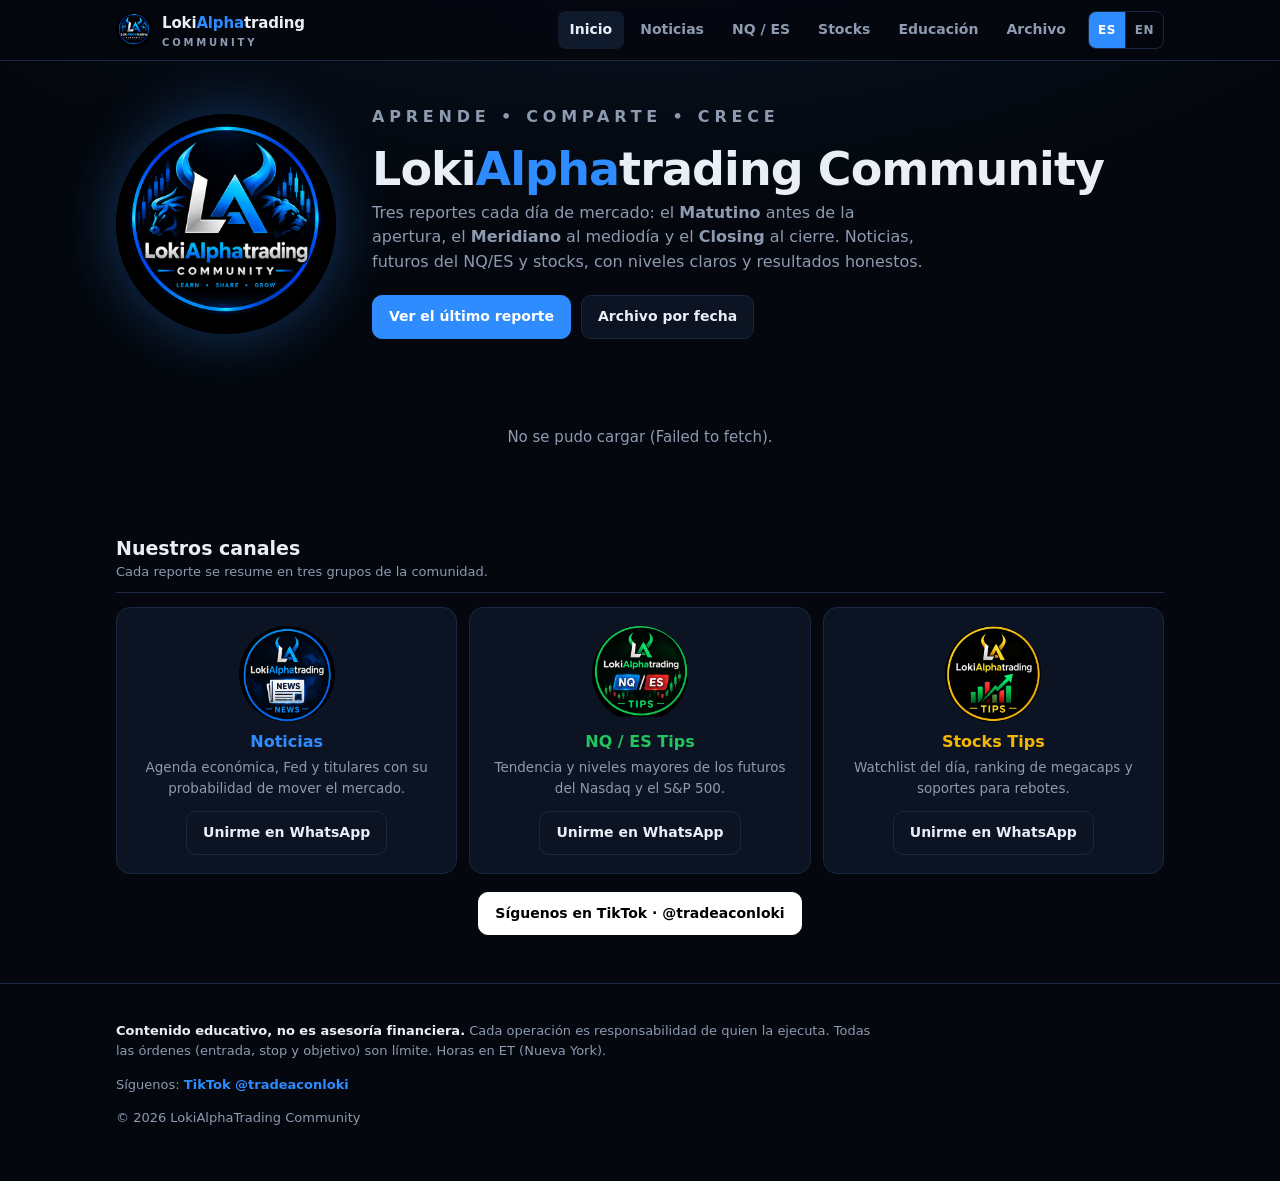
<file: index.html>
<!doctype html>
<html lang="es">
<head>
<meta charset="utf-8">
<meta http-equiv="Content-Security-Policy" content="default-src 'self'; script-src 'self' https://cdn.jsdelivr.net; style-src 'self' 'unsafe-inline' https://fonts.googleapis.com; font-src https://fonts.gstatic.com; img-src 'self' data: https://i.ytimg.com https://qyvkrowvinaslxdhvmku.supabase.co; connect-src https://qyvkrowvinaslxdhvmku.supabase.co; frame-src https://www.youtube-nocookie.com; object-src 'none'; base-uri 'self'; form-action 'self'">
<meta name="referrer" content="strict-origin-when-cross-origin">
<meta name="viewport" content="width=device-width, initial-scale=1">
<title>LokiAlphaTrading Community</title>
<meta name="description" content="Reportes diarios de mercado: Matutino, Meridiano y Closing. Noticias, NQ/ES y stocks. Aprende • Comparte • Crece.">
<meta property="og:title" content="LokiAlphaTrading Community">
<meta property="og:description" content="Reportes diarios de mercado: noticias, NQ/ES y stocks.">
<meta property="og:image" content="assets/logo.png">
<meta name="theme-color" content="#04070d">
<link rel="icon" href="assets/favicon.png">
<link rel="preconnect" href="https://fonts.googleapis.com">
<link rel="preconnect" href="https://fonts.gstatic.com" crossorigin>
<link href="https://fonts.googleapis.com/css2?family=Inter:wght@400;500;600;700&family=JetBrains+Mono:wght@500;700&family=Montserrat:wght@700;800&display=swap" rel="stylesheet">
<link rel="stylesheet" href="styles.css?v=10">
</head>
<body data-page="inicio">

<header class="topbar">
  <div class="wrap">
    <a class="brand" href="./"><img src="assets/favicon.png" alt="" width="36" height="36">
      <span>Loki<span class="alpha">Alpha</span>trading<small>COMMUNITY</small></span></a>
    <nav class="nav">
      <a href="./" aria-current="page" data-i18n="nav.home">Inicio</a>
      <a href="noticias.html" data-i18n="nav.news">Noticias</a>
      <a href="nq.html" data-i18n="nav.nq">NQ / ES</a>
      <a href="stocks.html" data-i18n="nav.stocks">Stocks</a>
      <a href="educacion.html" data-i18n="nav.edu">Educación</a>
      <a href="archivo.html" data-i18n="nav.archive">Archivo</a>
    </nav>
  </div>
</header>

<main class="wrap">
  <section class="hero">
    <img src="assets/logo.png" alt="LokiAlphaTrading Community" width="220" height="220">
    <div>
      <p class="tagline" data-i18n="hero.tagline">APRENDE • COMPARTE • CRECE</p>
      <h1>Loki<span class="alpha">Alpha</span>trading Community</h1>
      <p data-i18n-html="hero.text">Tres reportes cada día de mercado: el <strong>Matutino</strong> antes de la apertura, el <strong>Meridiano</strong> al mediodía y el <strong>Closing</strong> al cierre. Noticias, futuros del NQ/ES y stocks, con niveles claros y resultados honestos.</p>
      <div class="cta">
        <a class="btn primary" href="#ultimo" data-i18n="hero.latest">Ver el último reporte</a>
        <a class="btn" href="archivo.html" data-i18n="hero.archive">Archivo por fecha</a>
      </div>
    </div>
  </section>

  <div id="ultimo"><p class="loading">Cargando el último reporte…</p></div>

  <section class="section" style="margin-top:48px">
    <div class="section-head"><div><h3 data-i18n="channels.title">Nuestros canales</h3><p data-i18n="channels.sub">Cada reporte se resume en tres grupos de la comunidad.</p></div></div>
    <div class="channels" id="canales"></div>
  </section>
</main>

<footer>
  <div class="wrap">
    <p class="disclaimer" data-i18n-html="footer.disclaimer"><strong>Contenido educativo, no es asesoría financiera.</strong> Cada operación es responsabilidad de quien la ejecuta. Todas las órdenes (entrada, stop y objetivo) son límite. Horas en ET (Nueva York).</p>
    <p class="social"><span data-i18n="follow.label">Síguenos</span>: <a href="https://www.tiktok.com/@tradeaconloki" target="_blank" rel="noopener">TikTok @tradeaconloki</a></p>
    <p>© 2026 LokiAlphaTrading Community</p>
  </div>
</footer>

<script src="app.js?v=10"></script>
</body>
</html>
</file>
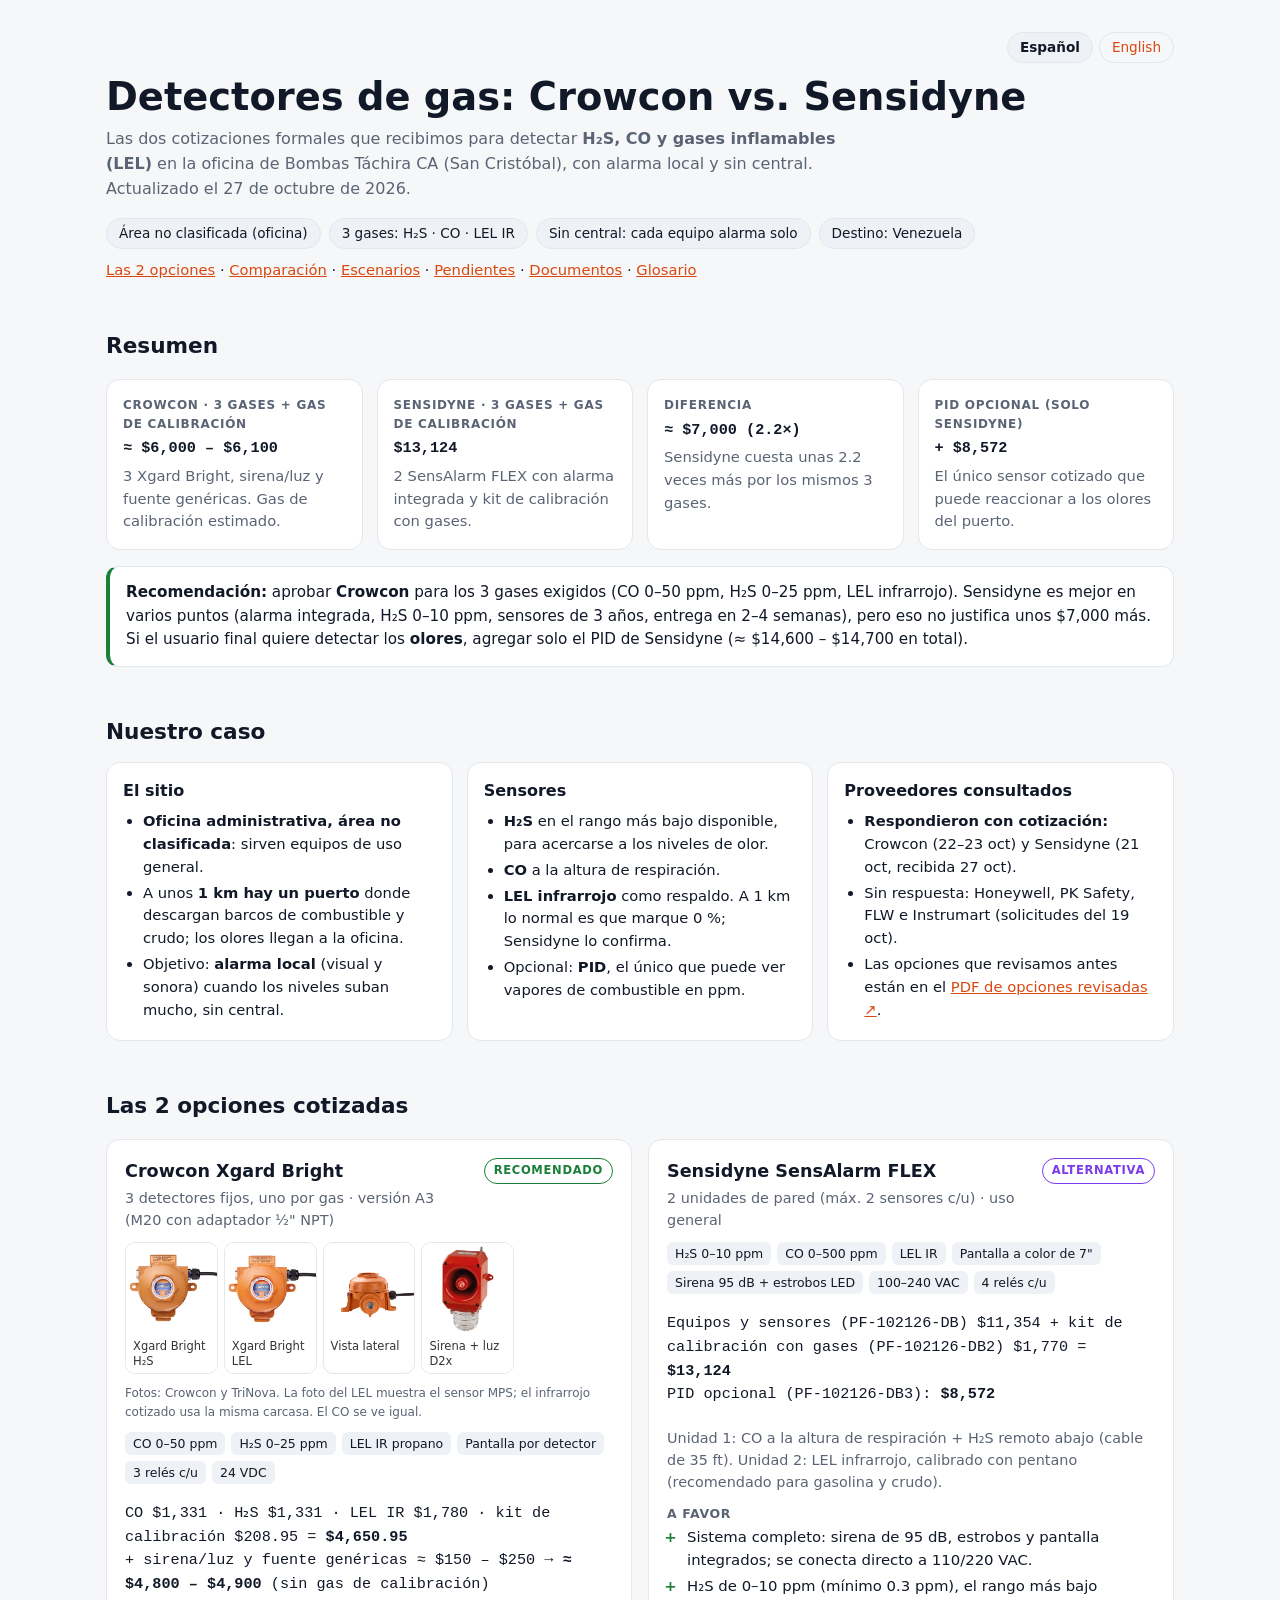
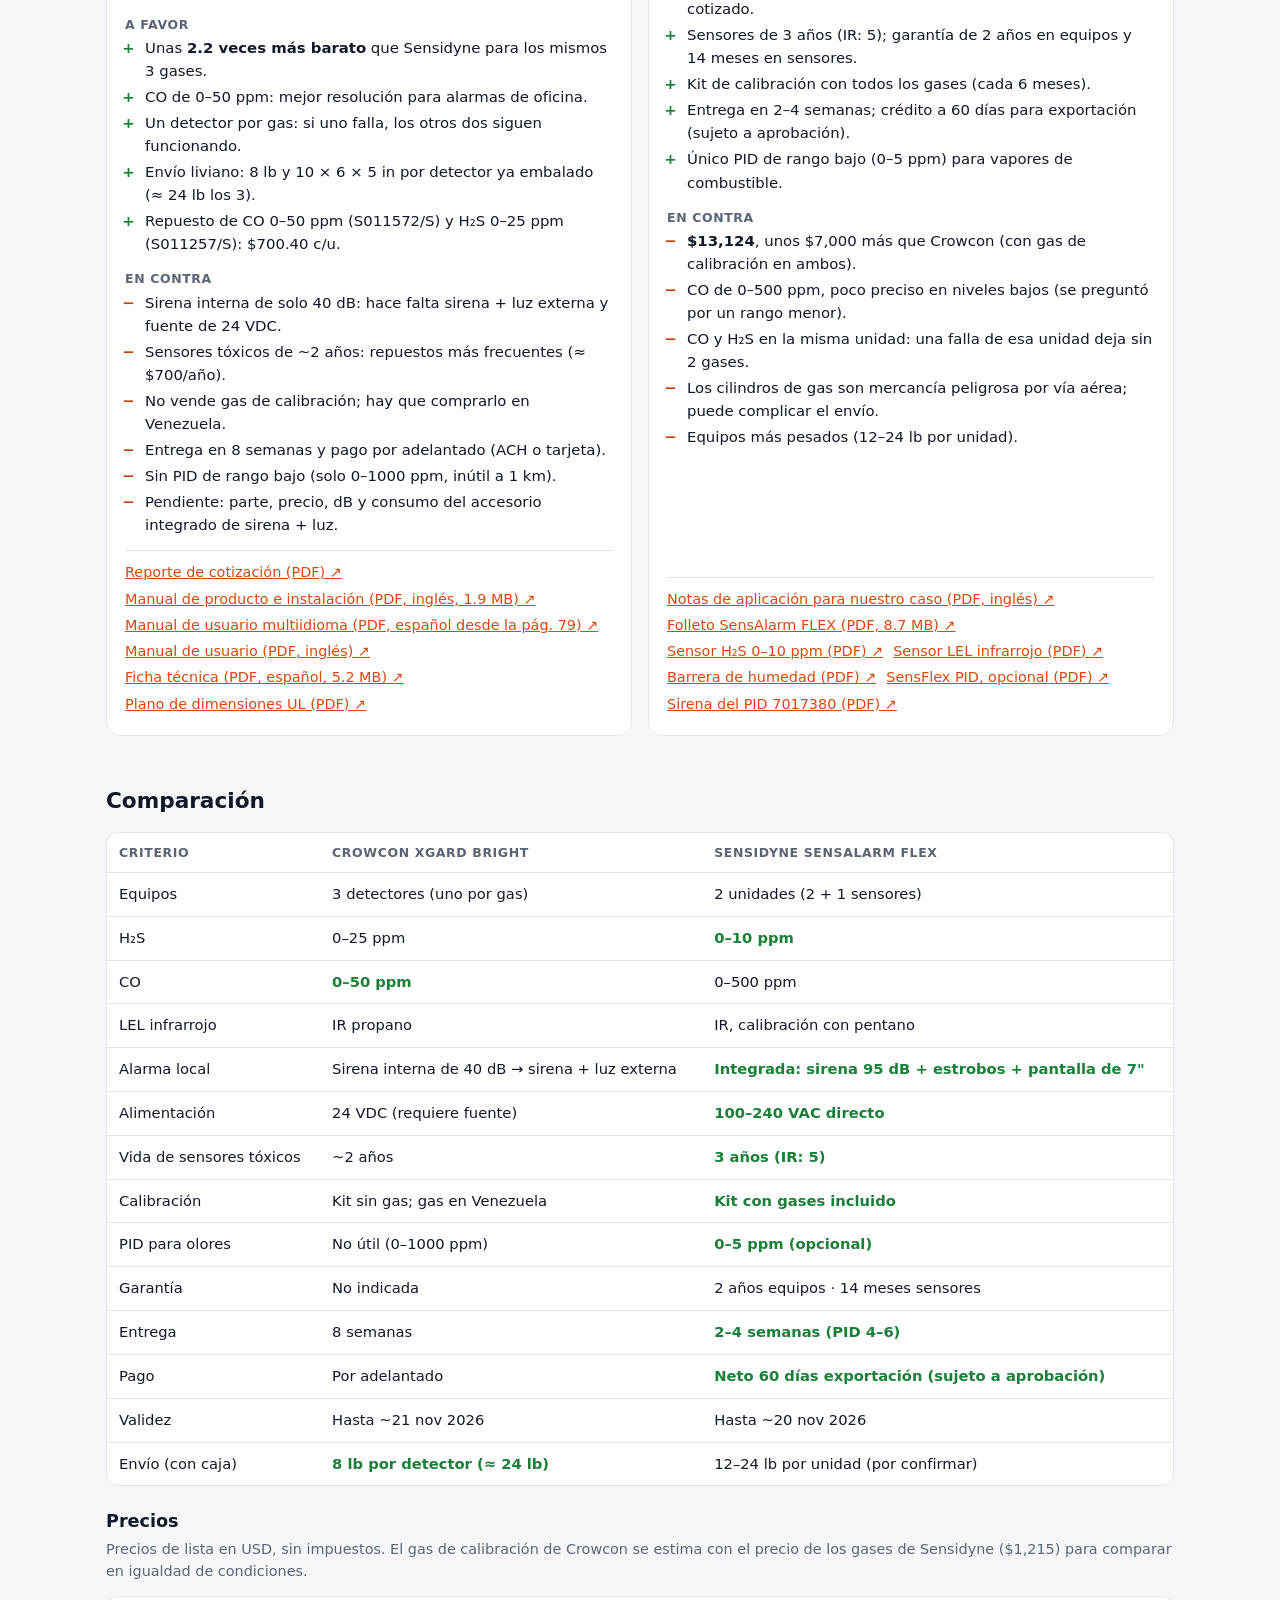
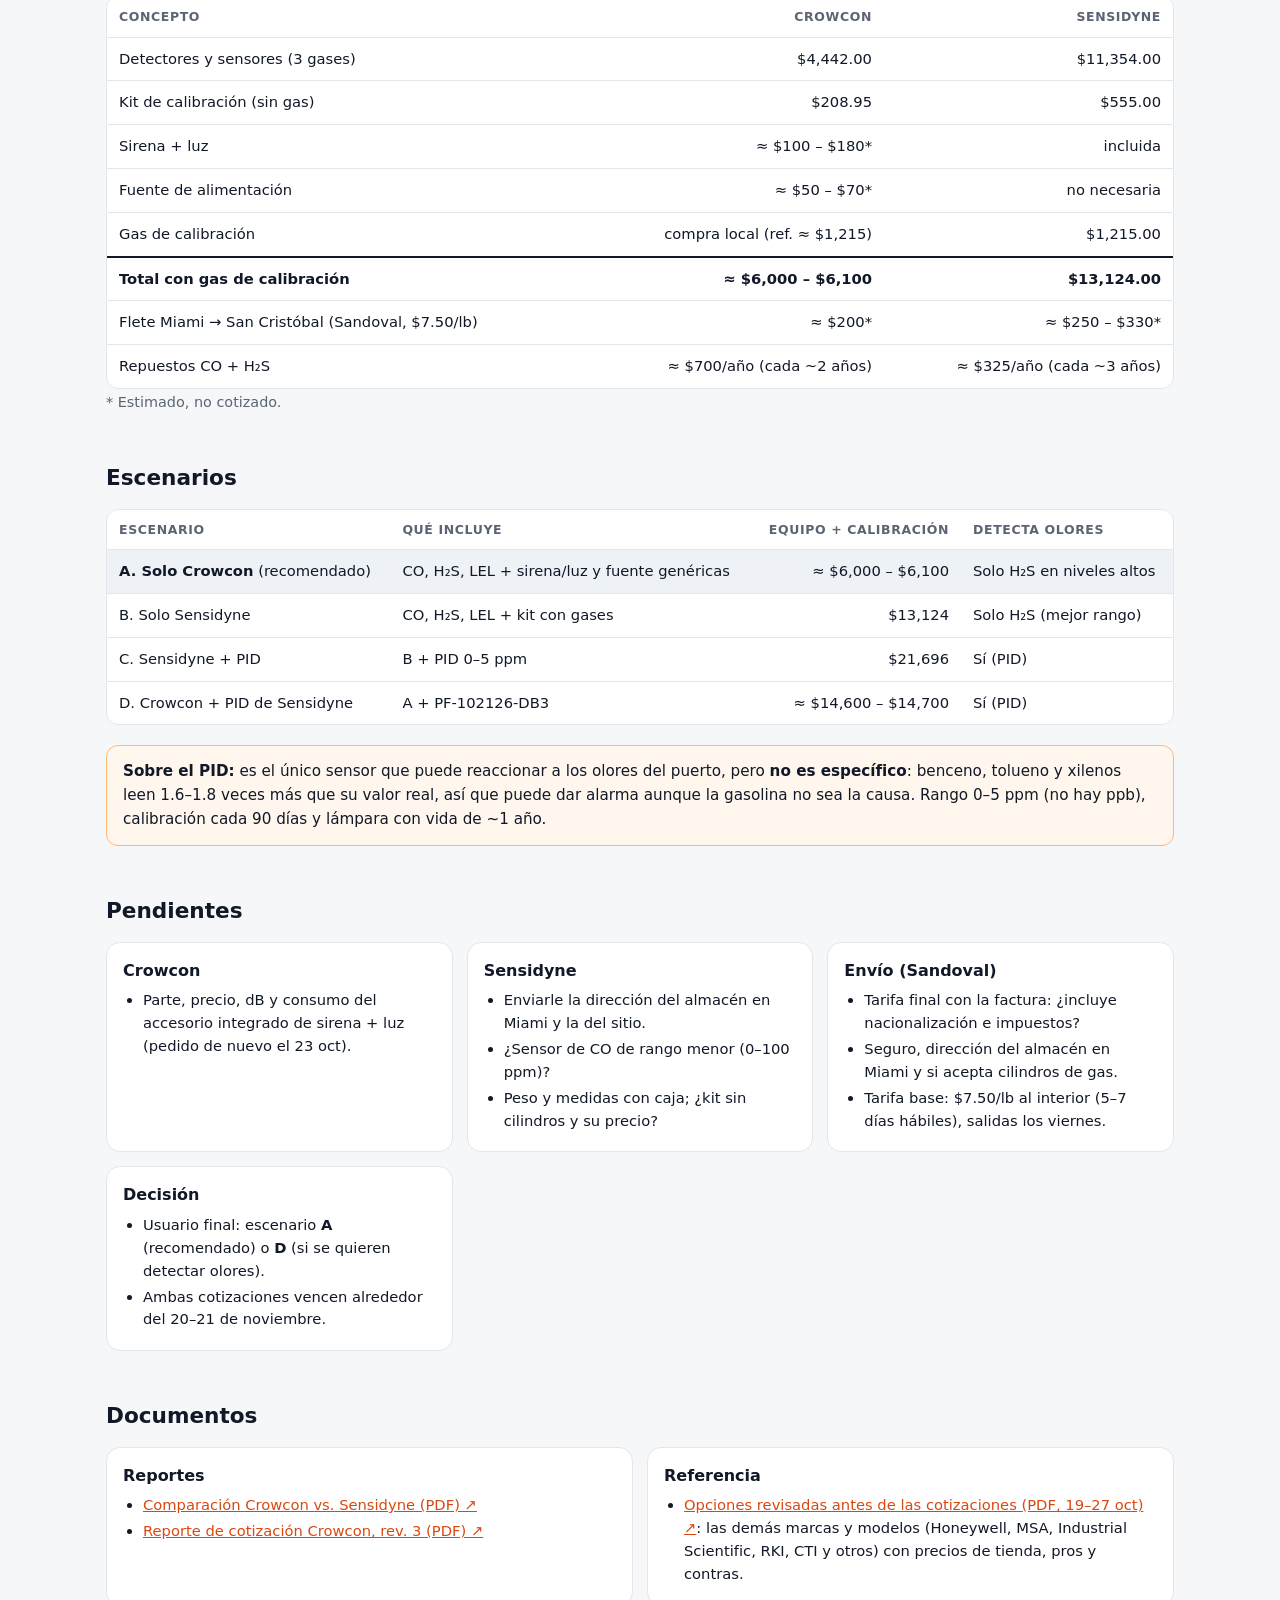
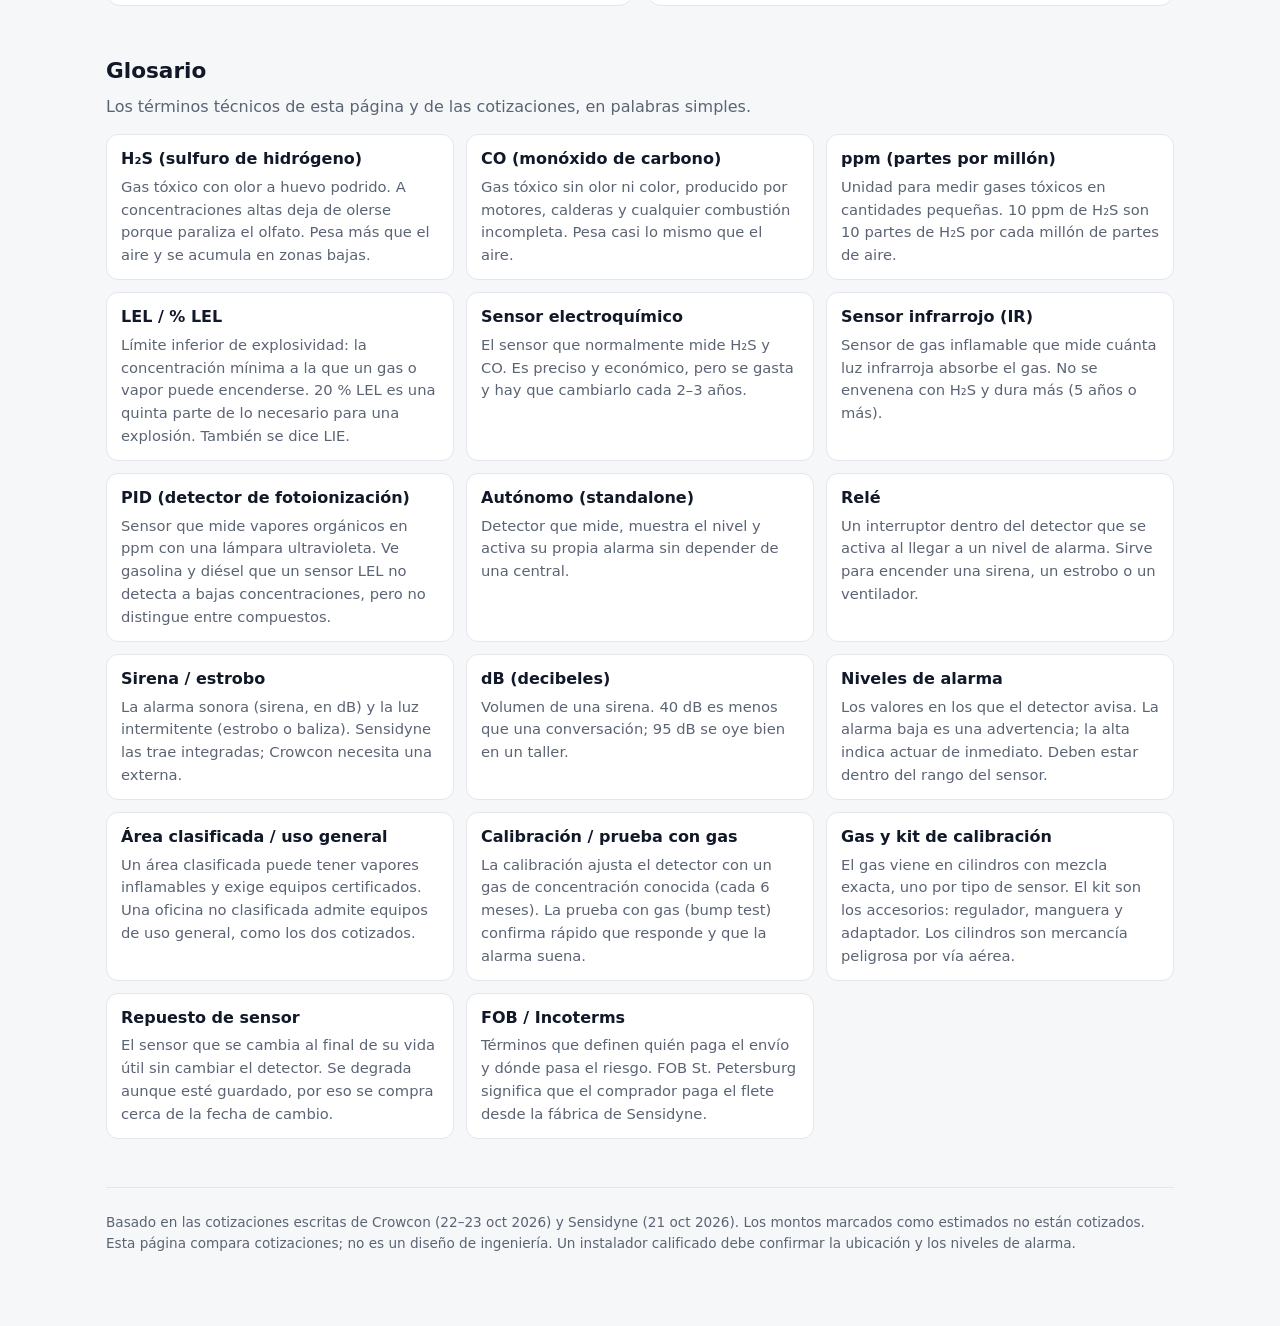
<file: bomtaca/index.html>
<!doctype html>
<html lang="es">
<head>
<meta charset="utf-8">
<meta http-equiv="Content-Security-Policy" content="default-src 'none'; style-src 'unsafe-inline' https://fonts.googleapis.com; font-src https://fonts.gstatic.com; img-src 'self' data:; base-uri 'none'; form-action 'none'">
<meta name="referrer" content="strict-origin-when-cross-origin">
<meta name="viewport" content="width=device-width, initial-scale=1">
<meta name="robots" content="noindex, nofollow">
<title>Detectores de gas: Crowcon vs. Sensidyne</title>
<meta name="description" content="Comparación de las dos cotizaciones recibidas (Crowcon Xgard Bright y Sensidyne SensAlarm FLEX) para detectar H2S, CO y LEL en una oficina: precios, pros, contras y escenarios.">
<link rel="alternate" hreflang="en" href="/bomtaca/en/">
<link rel="preconnect" href="https://fonts.googleapis.com">
<link rel="preconnect" href="https://fonts.gstatic.com" crossorigin>
<link href="https://fonts.googleapis.com/css2?family=Inter:wght@400;500;600;700&family=JetBrains+Mono:wght@500&display=swap" rel="stylesheet">
<style>
:root{
  --bg:#f6f7f9; --card:#ffffff; --ink:#111827; --muted:#5b6474; --line:#e3e6eb;
  --accent:#d9480f; --good:#1a7f37; --bad:#c2410c; --chip:#eef1f5;
  --high:#7c3aed; --mid:#0e7490; --budget:#4d7c0f; --warn-bg:#fff7ed; --warn-line:#fdba74;
}
@media (prefers-color-scheme: dark){
  :root:not([data-theme="light"]){
    --bg:#0b0f17; --card:#121826; --ink:#e7ebf2; --muted:#9aa4b5; --line:#232c3d;
    --accent:#ff7a45; --good:#4ade80; --bad:#fb923c; --chip:#1b2335;
    --high:#a78bfa; --mid:#22d3ee; --budget:#a3e635; --warn-bg:#2a1a0e; --warn-line:#9a4a14;
  }
}
:root[data-theme="dark"]{
  --bg:#0b0f17; --card:#121826; --ink:#e7ebf2; --muted:#9aa4b5; --line:#232c3d;
  --accent:#ff7a45; --good:#4ade80; --bad:#fb923c; --chip:#1b2335;
  --high:#a78bfa; --mid:#22d3ee; --budget:#a3e635; --warn-bg:#2a1a0e; --warn-line:#9a4a14;
}
*{box-sizing:border-box}
body{margin:0;background:var(--bg);color:var(--ink);font:16px/1.55 Inter,system-ui,-apple-system,Segoe UI,Roboto,sans-serif}
.wrap{max-width:1100px;margin:0 auto;padding:32px 16px 64px}
h1{font-size:clamp(1.7rem,4vw,2.4rem);line-height:1.15;margin:0 0 8px}
h2{font-size:1.35rem;margin:48px 0 6px}
h3{font-size:1.1rem;margin:0}
p{margin:8px 0}
a{color:var(--accent)}
.lead{color:var(--muted);max-width:760px}
.chips{display:flex;flex-wrap:wrap;gap:8px;margin:16px 0 0}
.chip{background:var(--chip);border:1px solid var(--line);border-radius:999px;padding:4px 12px;font-size:.85rem}
.note{background:var(--warn-bg);border:1px solid var(--warn-line);border-radius:12px;padding:14px 16px;margin:20px 0;font-size:.95rem}
.picks{display:grid;grid-template-columns:repeat(auto-fit,minmax(min(240px,100%),1fr));gap:14px;margin-top:16px}
.pick{background:var(--card);border:1px solid var(--line);border-radius:14px;padding:16px}
.pick .k{font-size:.75rem;text-transform:uppercase;letter-spacing:.06em;color:var(--muted);font-weight:600}
.pick .v{font-weight:700;margin:4px 0}
.pick p{font-size:.92rem;color:var(--muted);margin:0}
.grid{display:grid;grid-template-columns:repeat(auto-fit,minmax(min(320px,100%),1fr));gap:16px;margin-top:16px}
.photos{display:grid;grid-template-columns:repeat(auto-fill,minmax(88px,1fr));gap:6px;margin:0}.photos figure{margin:0;background:#fff;border:1px solid var(--line);border-radius:10px;overflow:hidden}.photos img{display:block;width:100%;height:auto;aspect-ratio:1;object-fit:contain;background:#fff}.photos figcaption{font-size:11.5px;line-height:1.3;padding:5px 7px;color:#333;background:#fff}.photos-note{font-size:12px;color:var(--muted,#888);margin:0}
.card{background:var(--card);border:1px solid var(--line);border-radius:14px;padding:18px;display:flex;flex-direction:column;gap:10px}
.top{display:flex;justify-content:space-between;align-items:flex-start;gap:10px}
.tier{font-size:.72rem;font-weight:700;letter-spacing:.06em;text-transform:uppercase;padding:3px 9px;border-radius:999px;border:1px solid currentColor;white-space:nowrap}
.tier.high{color:var(--high)} .tier.mid{color:var(--mid)} .tier.budget{color:var(--budget)} .tier.no{color:var(--bad)}
.sub{color:var(--muted);font-size:.9rem;margin:2px 0 0}
.price{font-family:"JetBrains Mono",ui-monospace,monospace;font-size:.95rem}
.feat{display:flex;flex-wrap:wrap;gap:6px}
.feat span{font-size:.78rem;background:var(--chip);border-radius:6px;padding:2px 8px}
ul{margin:0;padding-left:20px}
li{margin:3px 0;font-size:.93rem}
.pros li::marker{content:"+  ";color:var(--good);font-weight:700}
.cons li::marker{content:"−  ";color:var(--bad);font-weight:700}
.lbl{font-size:.78rem;font-weight:700;text-transform:uppercase;letter-spacing:.05em;color:var(--muted);margin-bottom:2px}
.buy{margin-top:auto;padding-top:8px;border-top:1px solid var(--line);font-size:.9rem}
.buy a{display:inline-block;margin:2px 10px 2px 0}
.table-wrap{overflow-x:auto;margin-top:14px;border:1px solid var(--line);border-radius:12px;background:var(--card)}
table{border-collapse:collapse;width:100%;min-width:640px;font-size:.92rem}
th,td{padding:10px 12px;border-bottom:1px solid var(--line);text-align:left;vertical-align:top}
th{font-size:.78rem;text-transform:uppercase;letter-spacing:.05em;color:var(--muted)}
tr:last-child td{border-bottom:0}
.tips{display:grid;grid-template-columns:repeat(auto-fit,minmax(min(280px,100%),1fr));gap:14px;margin-top:14px}
.tip{background:var(--card);border:1px solid var(--line);border-radius:14px;padding:16px}
.tip h3{font-size:1rem;margin-bottom:6px}
.tip p,.tip li{font-size:.92rem}
.lang{display:flex;justify-content:flex-end;gap:6px;margin-bottom:12px;font-size:.85rem}
.lang a,.lang span{padding:4px 12px;border:1px solid var(--line);border-radius:999px;text-decoration:none}
.lang span{background:var(--chip);font-weight:700}
footer{margin-top:48px;color:var(--muted);font-size:.85rem;border-top:1px solid var(--line);padding-top:16px}

.gloss{display:grid;grid-template-columns:repeat(auto-fill,minmax(min(300px,100%),1fr));gap:12px;margin:14px 0 0}
.gloss div{background:var(--card);border:1px solid var(--line);border-radius:12px;padding:12px 14px}
.gloss dt{font-weight:700;margin-bottom:4px}
.gloss dd{margin:0;color:var(--muted);font-size:.92rem}
.jump{font-size:.92rem;margin:10px 0 0}
.rec{background:var(--card);border:1px solid var(--line);border-left:4px solid var(--good);border-radius:12px;padding:14px 16px;margin:16px 0 0;font-size:.95rem}
.tier.good{color:var(--good)}
td.n,th.n{text-align:right;white-space:nowrap}
.price{overflow-wrap:anywhere}
td.win{color:var(--good);font-weight:600}
tr.sel td{background:var(--chip)}
tr.tot td{font-weight:700;border-top:2px solid var(--ink)}
</style>
</head>
<body>
<div class="wrap">

<nav class="lang" aria-label="Idioma"><span>Español</span><a href="/bomtaca/en/" hreflang="en" lang="en">English</a></nav>

<header>
  <h1>Detectores de gas: Crowcon vs. Sensidyne</h1>
  <p class="lead">Las dos cotizaciones formales que recibimos para detectar <strong>H₂S, CO y gases inflamables (LEL)</strong> en la oficina de Bombas Táchira CA (San Cristóbal), con alarma local y sin central. Actualizado el 27 de octubre de 2026.</p>
  <div class="chips">
    <span class="chip">Área no clasificada (oficina)</span>
    <span class="chip">3 gases: H₂S · CO · LEL IR</span>
    <span class="chip">Sin central: cada equipo alarma solo</span>
    <span class="chip">Destino: Venezuela</span>
  </div>
  <p class="jump"><a href="#opciones">Las 2 opciones</a> · <a href="#comparacion">Comparación</a> · <a href="#escenarios">Escenarios</a> · <a href="#pendientes">Pendientes</a> · <a href="#documentos">Documentos</a> · <a href="#glosario">Glosario</a></p>
</header>

<section id="resumen">
  <h2>Resumen</h2>
  <div class="picks">
    <div class="pick"><div class="k">Crowcon · 3 gases + gas de calibración</div><div class="v price">≈ $6,000 – $6,100</div><p>3 Xgard Bright, sirena/luz y fuente genéricas. Gas de calibración estimado.</p></div>
    <div class="pick"><div class="k">Sensidyne · 3 gases + gas de calibración</div><div class="v price">$13,124</div><p>2 SensAlarm FLEX con alarma integrada y kit de calibración con gases.</p></div>
    <div class="pick"><div class="k">Diferencia</div><div class="v price">≈ $7,000 (2.2×)</div><p>Sensidyne cuesta unas 2.2 veces más por los mismos 3 gases.</p></div>
    <div class="pick"><div class="k">PID opcional (solo Sensidyne)</div><div class="v price">+ $8,572</div><p>El único sensor cotizado que puede reaccionar a los olores del puerto.</p></div>
  </div>
  <div class="rec"><strong>Recomendación:</strong> aprobar <strong>Crowcon</strong> para los 3 gases exigidos (CO 0–50 ppm, H₂S 0–25 ppm, LEL infrarrojo). Sensidyne es mejor en varios puntos (alarma integrada, H₂S 0–10 ppm, sensores de 3 años, entrega en 2–4 semanas), pero eso no justifica unos $7,000 más. Si el usuario final quiere detectar los <strong>olores</strong>, agregar solo el PID de Sensidyne (≈ $14,600 – $14,700 en total).</div>
</section>

<section id="caso">
  <h2>Nuestro caso</h2>
  <div class="tips">
    <div class="tip"><h3>El sitio</h3><ul><li><strong>Oficina administrativa, área no clasificada</strong>: sirven equipos de uso general.</li><li>A unos <strong>1 km hay un puerto</strong> donde descargan barcos de combustible y crudo; los olores llegan a la oficina.</li><li>Objetivo: <strong>alarma local</strong> (visual y sonora) cuando los niveles suban mucho, sin central.</li></ul></div>
    <div class="tip"><h3>Sensores</h3><ul><li><strong>H₂S</strong> en el rango más bajo disponible, para acercarse a los niveles de olor.</li><li><strong>CO</strong> a la altura de respiración.</li><li><strong>LEL infrarrojo</strong> como respaldo. A 1 km lo normal es que marque 0 %; Sensidyne lo confirma.</li><li>Opcional: <strong>PID</strong>, el único que puede ver vapores de combustible en ppm.</li></ul></div>
    <div class="tip"><h3>Proveedores consultados</h3><ul><li><strong>Respondieron con cotización:</strong> Crowcon (22–23 oct) y Sensidyne (21 oct, recibida 27 oct).</li><li>Sin respuesta: Honeywell, PK Safety, FLW e Instrumart (solicitudes del 19 oct).</li><li>Las opciones que revisamos antes están en el <a href="/bomtaca/docs/opciones-revisadas-oct-2026.pdf" target="_blank" rel="noopener">PDF de opciones revisadas ↗</a>.</li></ul></div>
  </div>
</section>

<section id="opciones">
  <h2>Las 2 opciones cotizadas</h2>
  <div class="grid">

    <article class="card">
      <div class="top"><div><h3>Crowcon Xgard Bright</h3><p class="sub">3 detectores fijos, uno por gas · versión A3 (M20 con adaptador ½" NPT)</p></div><span class="tier good">Recomendado</span></div>
      <div class="photos"><figure><a href="/bomtaca/img/xgard-bright-h2s.jpg" target="_blank" rel="noopener"><img src="/bomtaca/img/xgard-bright-h2s.jpg" alt="Xgard Bright H₂S (frente y pantalla)" loading="lazy" width="700" height="700"></a><figcaption>Xgard Bright H₂S</figcaption></figure><figure><a href="/bomtaca/img/xgard-bright-lel.jpg" target="_blank" rel="noopener"><img src="/bomtaca/img/xgard-bright-lel.jpg" alt="Xgard Bright LEL" loading="lazy" width="700" height="700"></a><figcaption>Xgard Bright LEL</figcaption></figure><figure><a href="/bomtaca/img/xgard-bright-sensor.jpg" target="_blank" rel="noopener"><img src="/bomtaca/img/xgard-bright-sensor.jpg" alt="Vista lateral: sensor abajo" loading="lazy" width="700" height="700"></a><figcaption>Vista lateral</figcaption></figure><figure><a href="/bomtaca/img/d2x-sirena-luz.jpg" target="_blank" rel="noopener"><img src="/bomtaca/img/d2x-sirena-luz.jpg" alt="Sirena + luz D2x de Crowcon" loading="lazy" width="700" height="700"></a><figcaption>Sirena + luz D2x</figcaption></figure></div>
      <p class="photos-note">Fotos: Crowcon y TriNova. La foto del LEL muestra el sensor MPS; el infrarrojo cotizado usa la misma carcasa. El CO se ve igual.</p>
      <div class="feat"><span>CO 0–50 ppm</span><span>H₂S 0–25 ppm</span><span>LEL IR propano</span><span>Pantalla por detector</span><span>3 relés c/u</span><span>24 VDC</span></div>
      <p class="price">CO $1,331 · H₂S $1,331 · LEL IR $1,780 · kit de calibración $208.95 = <strong>$4,650.95</strong><br>+ sirena/luz y fuente genéricas ≈ $150 – $250 → <strong>≈ $4,800 – $4,900</strong> (sin gas de calibración)</p>
      <div><div class="lbl">A favor</div><ul class="pros">
        <li>Unas <strong>2.2 veces más barato</strong> que Sensidyne para los mismos 3 gases.</li>
        <li>CO de 0–50 ppm: mejor resolución para alarmas de oficina.</li>
        <li>Un detector por gas: si uno falla, los otros dos siguen funcionando.</li>
        <li>Envío liviano: 8 lb y 10 × 6 × 5 in por detector ya embalado (≈ 24 lb los 3).</li>
        <li>Repuesto de CO 0–50 ppm (S011572/S) y H₂S 0–25 ppm (S011257/S): $700.40 c/u.</li>
      </ul></div>
      <div><div class="lbl">En contra</div><ul class="cons">
        <li>Sirena interna de solo 40 dB: hace falta sirena + luz externa y fuente de 24 VDC.</li>
        <li>Sensores tóxicos de ~2 años: repuestos más frecuentes (≈ $700/año).</li>
        <li>No vende gas de calibración; hay que comprarlo en Venezuela.</li>
        <li>Entrega en 8 semanas y pago por adelantado (ACH o tarjeta).</li>
        <li>Sin PID de rango bajo (solo 0–1000 ppm, inútil a 1 km).</li>
        <li>Pendiente: parte, precio, dB y consumo del accesorio integrado de sirena + luz.</li>
      </ul></div>
      <div class="buy"><a href="/bomtaca/docs/reporte-cotizacion-crowcon.pdf" target="_blank" rel="noopener">Reporte de cotización (PDF) ↗</a><a href="/bomtaca/docs/crowcon-xgard-bright-manual-producto.pdf" target="_blank" rel="noopener">Manual de producto e instalación (PDF, inglés, 1.9 MB) ↗</a><a href="/bomtaca/docs/crowcon-xgard-bright-manual-usuario-multiidioma.pdf" target="_blank" rel="noopener">Manual de usuario multiidioma (PDF, español desde la pág. 79) ↗</a><a href="/bomtaca/docs/crowcon-xgard-bright-manual-usuario.pdf" target="_blank" rel="noopener">Manual de usuario (PDF, inglés) ↗</a><a href="/bomtaca/docs/crowcon-xgard-bright-ficha-tecnica-es.pdf" target="_blank" rel="noopener">Ficha técnica (PDF, español, 5.2 MB) ↗</a><a href="/bomtaca/docs/crowcon-xgard-bright-plano-ul.pdf" target="_blank" rel="noopener">Plano de dimensiones UL (PDF) ↗</a></div>
    </article>

    <article class="card">
      <div class="top"><div><h3>Sensidyne SensAlarm FLEX</h3><p class="sub">2 unidades de pared (máx. 2 sensores c/u) · uso general</p></div><span class="tier high">Alternativa</span></div>
      <div class="feat"><span>H₂S 0–10 ppm</span><span>CO 0–500 ppm</span><span>LEL IR</span><span>Pantalla a color de 7"</span><span>Sirena 95 dB + estrobos LED</span><span>100–240 VAC</span><span>4 relés c/u</span></div>
      <p class="price">Equipos y sensores (PF-102126-DB) $11,354 + kit de calibración con gases (PF-102126-DB2) $1,770 = <strong>$13,124</strong><br>PID opcional (PF-102126-DB3): <strong>$8,572</strong></p>
      <p class="sub">Unidad 1: CO a la altura de respiración + H₂S remoto abajo (cable de 35 ft). Unidad 2: LEL infrarrojo, calibrado con pentano (recomendado para gasolina y crudo).</p>
      <div><div class="lbl">A favor</div><ul class="pros">
        <li>Sistema completo: sirena de 95 dB, estrobos y pantalla integrados; se conecta directo a 110/220 VAC.</li>
        <li>H₂S de 0–10 ppm (mínimo 0.3 ppm), el rango más bajo cotizado.</li>
        <li>Sensores de 3 años (IR: 5); garantía de 2 años en equipos y 14 meses en sensores.</li>
        <li>Kit de calibración con todos los gases (cada 6 meses).</li>
        <li>Entrega en 2–4 semanas; crédito a 60 días para exportación (sujeto a aprobación).</li>
        <li>Único PID de rango bajo (0–5 ppm) para vapores de combustible.</li>
      </ul></div>
      <div><div class="lbl">En contra</div><ul class="cons">
        <li><strong>$13,124</strong>, unos $7,000 más que Crowcon (con gas de calibración en ambos).</li>
        <li>CO de 0–500 ppm, poco preciso en niveles bajos (se preguntó por un rango menor).</li>
        <li>CO y H₂S en la misma unidad: una falla de esa unidad deja sin 2 gases.</li>
        <li>Los cilindros de gas son mercancía peligrosa por vía aérea; puede complicar el envío.</li>
        <li>Equipos más pesados (12–24 lb por unidad).</li>
      </ul></div>
      <div class="buy"><a href="/bomtaca/docs/sensidyne-notas-aplicacion.pdf" target="_blank" rel="noopener">Notas de aplicación para nuestro caso (PDF, inglés) ↗</a><a href="/bomtaca/docs/sensidyne-sensalarm-flex-folleto.pdf" target="_blank" rel="noopener">Folleto SensAlarm FLEX (PDF, 8.7 MB) ↗</a><a href="/bomtaca/docs/sensidyne-sensor-h2s-10ppm.pdf" target="_blank" rel="noopener">Sensor H₂S 0–10 ppm (PDF) ↗</a><a href="/bomtaca/docs/sensidyne-sensor-lel-ir.pdf" target="_blank" rel="noopener">Sensor LEL infrarrojo (PDF) ↗</a><a href="/bomtaca/docs/sensidyne-barrera-humedad.pdf" target="_blank" rel="noopener">Barrera de humedad (PDF) ↗</a><a href="/bomtaca/docs/sensidyne-sensflex-pid-ficha.pdf" target="_blank" rel="noopener">SensFlex PID, opcional (PDF) ↗</a><a href="/bomtaca/docs/sensidyne-sirena-7017380.pdf" target="_blank" rel="noopener">Sirena del PID 7017380 (PDF) ↗</a></div>
    </article>

  </div>
</section>

<section id="comparacion">
  <h2>Comparación</h2>
  <div class="table-wrap"><table>
    <thead><tr><th>Criterio</th><th>Crowcon Xgard Bright</th><th>Sensidyne SensAlarm FLEX</th></tr></thead>
    <tbody>
      <tr><td>Equipos</td><td>3 detectores (uno por gas)</td><td>2 unidades (2 + 1 sensores)</td></tr>
      <tr><td>H₂S</td><td>0–25 ppm</td><td class="win">0–10 ppm</td></tr>
      <tr><td>CO</td><td class="win">0–50 ppm</td><td>0–500 ppm</td></tr>
      <tr><td>LEL infrarrojo</td><td>IR propano</td><td>IR, calibración con pentano</td></tr>
      <tr><td>Alarma local</td><td>Sirena interna de 40 dB → sirena + luz externa</td><td class="win">Integrada: sirena 95 dB + estrobos + pantalla de 7"</td></tr>
      <tr><td>Alimentación</td><td>24 VDC (requiere fuente)</td><td class="win">100–240 VAC directo</td></tr>
      <tr><td>Vida de sensores tóxicos</td><td>~2 años</td><td class="win">3 años (IR: 5)</td></tr>
      <tr><td>Calibración</td><td>Kit sin gas; gas en Venezuela</td><td class="win">Kit con gases incluido</td></tr>
      <tr><td>PID para olores</td><td>No útil (0–1000 ppm)</td><td class="win">0–5 ppm (opcional)</td></tr>
      <tr><td>Garantía</td><td>No indicada</td><td>2 años equipos · 14 meses sensores</td></tr>
      <tr><td>Entrega</td><td>8 semanas</td><td class="win">2–4 semanas (PID 4–6)</td></tr>
      <tr><td>Pago</td><td>Por adelantado</td><td class="win">Neto 60 días exportación (sujeto a aprobación)</td></tr>
      <tr><td>Validez</td><td>Hasta ~21 nov 2026</td><td>Hasta ~20 nov 2026</td></tr>
      <tr><td>Envío (con caja)</td><td class="win">8 lb por detector (≈ 24 lb)</td><td>12–24 lb por unidad (por confirmar)</td></tr>
    </tbody>
  </table></div>

  <h3 style="margin-top:22px">Precios</h3>
  <p class="sub">Precios de lista en USD, sin impuestos. El gas de calibración de Crowcon se estima con el precio de los gases de Sensidyne ($1,215) para comparar en igualdad de condiciones.</p>
  <div class="table-wrap"><table>
    <thead><tr><th>Concepto</th><th class="n">Crowcon</th><th class="n">Sensidyne</th></tr></thead>
    <tbody>
      <tr><td>Detectores y sensores (3 gases)</td><td class="n">$4,442.00</td><td class="n">$11,354.00</td></tr>
      <tr><td>Kit de calibración (sin gas)</td><td class="n">$208.95</td><td class="n">$555.00</td></tr>
      <tr><td>Sirena + luz</td><td class="n">≈ $100 – $180*</td><td class="n">incluida</td></tr>
      <tr><td>Fuente de alimentación</td><td class="n">≈ $50 – $70*</td><td class="n">no necesaria</td></tr>
      <tr><td>Gas de calibración</td><td class="n">compra local (ref. ≈ $1,215)</td><td class="n">$1,215.00</td></tr>
      <tr class="tot"><td>Total con gas de calibración</td><td class="n">≈ $6,000 – $6,100</td><td class="n">$13,124.00</td></tr>
      <tr><td>Flete Miami → San Cristóbal (Sandoval, $7.50/lb)</td><td class="n">≈ $200*</td><td class="n">≈ $250 – $330*</td></tr>
      <tr><td>Repuestos CO + H₂S</td><td class="n">≈ $700/año (cada ~2 años)</td><td class="n">≈ $325/año (cada ~3 años)</td></tr>
    </tbody>
  </table></div>
  <p class="sub">* Estimado, no cotizado.</p>
</section>

<section id="escenarios">
  <h2>Escenarios</h2>
  <div class="table-wrap"><table>
    <thead><tr><th>Escenario</th><th>Qué incluye</th><th class="n">Equipo + calibración</th><th>Detecta olores</th></tr></thead>
    <tbody>
      <tr class="sel"><td><strong>A. Solo Crowcon</strong> (recomendado)</td><td>CO, H₂S, LEL + sirena/luz y fuente genéricas</td><td class="n">≈ $6,000 – $6,100</td><td>Solo H₂S en niveles altos</td></tr>
      <tr><td>B. Solo Sensidyne</td><td>CO, H₂S, LEL + kit con gases</td><td class="n">$13,124</td><td>Solo H₂S (mejor rango)</td></tr>
      <tr><td>C. Sensidyne + PID</td><td>B + PID 0–5 ppm</td><td class="n">$21,696</td><td>Sí (PID)</td></tr>
      <tr><td>D. Crowcon + PID de Sensidyne</td><td>A + PF-102126-DB3</td><td class="n">≈ $14,600 – $14,700</td><td>Sí (PID)</td></tr>
    </tbody>
  </table></div>
  <div class="note"><strong>Sobre el PID:</strong> es el único sensor que puede reaccionar a los olores del puerto, pero <strong>no es específico</strong>: benceno, tolueno y xilenos leen 1.6–1.8 veces más que su valor real, así que puede dar alarma aunque la gasolina no sea la causa. Rango 0–5 ppm (no hay ppb), calibración cada 90 días y lámpara con vida de ~1 año.</div>
</section>

<section id="pendientes">
  <h2>Pendientes</h2>
  <div class="tips">
    <div class="tip"><h3>Crowcon</h3><ul><li>Parte, precio, dB y consumo del accesorio integrado de sirena + luz (pedido de nuevo el 23 oct).</li></ul></div>
    <div class="tip"><h3>Sensidyne</h3><ul><li>Enviarle la dirección del almacén en Miami y la del sitio.</li><li>¿Sensor de CO de rango menor (0–100 ppm)?</li><li>Peso y medidas con caja; ¿kit sin cilindros y su precio?</li></ul></div>
    <div class="tip"><h3>Envío (Sandoval)</h3><ul><li>Tarifa final con la factura: ¿incluye nacionalización e impuestos?</li><li>Seguro, dirección del almacén en Miami y si acepta cilindros de gas.</li><li>Tarifa base: $7.50/lb al interior (5–7 días hábiles), salidas los viernes.</li></ul></div>
    <div class="tip"><h3>Decisión</h3><ul><li>Usuario final: escenario <strong>A</strong> (recomendado) o <strong>D</strong> (si se quieren detectar olores).</li><li>Ambas cotizaciones vencen alrededor del 20–21 de noviembre.</li></ul></div>
  </div>
</section>

<section id="documentos">
  <h2>Documentos</h2>
  <div class="tips">
    <div class="tip"><h3>Reportes</h3><ul><li><a href="/bomtaca/docs/comparacion-crowcon-sensidyne.pdf" target="_blank" rel="noopener">Comparación Crowcon vs. Sensidyne (PDF) ↗</a></li><li><a href="/bomtaca/docs/reporte-cotizacion-crowcon.pdf" target="_blank" rel="noopener">Reporte de cotización Crowcon, rev. 3 (PDF) ↗</a></li></ul></div>
    <div class="tip"><h3>Referencia</h3><ul><li><a href="/bomtaca/docs/opciones-revisadas-oct-2026.pdf" target="_blank" rel="noopener">Opciones revisadas antes de las cotizaciones (PDF, 19–27 oct) ↗</a>: las demás marcas y modelos (Honeywell, MSA, Industrial Scientific, RKI, CTI y otros) con precios de tienda, pros y contras.</li></ul></div>
  </div>
</section>

<section id="glosario">
  <h2>Glosario</h2>
  <p class="lead">Los términos técnicos de esta página y de las cotizaciones, en palabras simples.</p>
  <dl class="gloss">
    <div><dt>H₂S (sulfuro de hidrógeno)</dt><dd>Gas tóxico con olor a huevo podrido. A concentraciones altas deja de olerse porque paraliza el olfato. Pesa más que el aire y se acumula en zonas bajas.</dd></div>
    <div><dt>CO (monóxido de carbono)</dt><dd>Gas tóxico sin olor ni color, producido por motores, calderas y cualquier combustión incompleta. Pesa casi lo mismo que el aire.</dd></div>
    <div><dt>ppm (partes por millón)</dt><dd>Unidad para medir gases tóxicos en cantidades pequeñas. 10 ppm de H₂S son 10 partes de H₂S por cada millón de partes de aire.</dd></div>
    <div><dt>LEL / % LEL</dt><dd>Límite inferior de explosividad: la concentración mínima a la que un gas o vapor puede encenderse. 20 % LEL es una quinta parte de lo necesario para una explosión. También se dice LIE.</dd></div>
    <div><dt>Sensor electroquímico</dt><dd>El sensor que normalmente mide H₂S y CO. Es preciso y económico, pero se gasta y hay que cambiarlo cada 2–3 años.</dd></div>
    <div><dt>Sensor infrarrojo (IR)</dt><dd>Sensor de gas inflamable que mide cuánta luz infrarroja absorbe el gas. No se envenena con H₂S y dura más (5 años o más).</dd></div>
    <div><dt>PID (detector de fotoionización)</dt><dd>Sensor que mide vapores orgánicos en ppm con una lámpara ultravioleta. Ve gasolina y diésel que un sensor LEL no detecta a bajas concentraciones, pero no distingue entre compuestos.</dd></div>
    <div><dt>Autónomo (standalone)</dt><dd>Detector que mide, muestra el nivel y activa su propia alarma sin depender de una central.</dd></div>
    <div><dt>Relé</dt><dd>Un interruptor dentro del detector que se activa al llegar a un nivel de alarma. Sirve para encender una sirena, un estrobo o un ventilador.</dd></div>
    <div><dt>Sirena / estrobo</dt><dd>La alarma sonora (sirena, en dB) y la luz intermitente (estrobo o baliza). Sensidyne las trae integradas; Crowcon necesita una externa.</dd></div>
    <div><dt>dB (decibeles)</dt><dd>Volumen de una sirena. 40 dB es menos que una conversación; 95 dB se oye bien en un taller.</dd></div>
    <div><dt>Niveles de alarma</dt><dd>Los valores en los que el detector avisa. La alarma baja es una advertencia; la alta indica actuar de inmediato. Deben estar dentro del rango del sensor.</dd></div>
    <div><dt>Área clasificada / uso general</dt><dd>Un área clasificada puede tener vapores inflamables y exige equipos certificados. Una oficina no clasificada admite equipos de uso general, como los dos cotizados.</dd></div>
    <div><dt>Calibración / prueba con gas</dt><dd>La calibración ajusta el detector con un gas de concentración conocida (cada 6 meses). La prueba con gas (bump test) confirma rápido que responde y que la alarma suena.</dd></div>
    <div><dt>Gas y kit de calibración</dt><dd>El gas viene en cilindros con mezcla exacta, uno por tipo de sensor. El kit son los accesorios: regulador, manguera y adaptador. Los cilindros son mercancía peligrosa por vía aérea.</dd></div>
    <div><dt>Repuesto de sensor</dt><dd>El sensor que se cambia al final de su vida útil sin cambiar el detector. Se degrada aunque esté guardado, por eso se compra cerca de la fecha de cambio.</dd></div>
    <div><dt>FOB / Incoterms</dt><dd>Términos que definen quién paga el envío y dónde pasa el riesgo. FOB St. Petersburg significa que el comprador paga el flete desde la fábrica de Sensidyne.</dd></div>
  </dl>
</section>

<footer>
  <p>Basado en las cotizaciones escritas de Crowcon (22–23 oct 2026) y Sensidyne (21 oct 2026). Los montos marcados como estimados no están cotizados. Esta página compara cotizaciones; no es un diseño de ingeniería. Un instalador calificado debe confirmar la ubicación y los niveles de alarma.</p>
</footer>

</div>
</body>
</html>
</file>
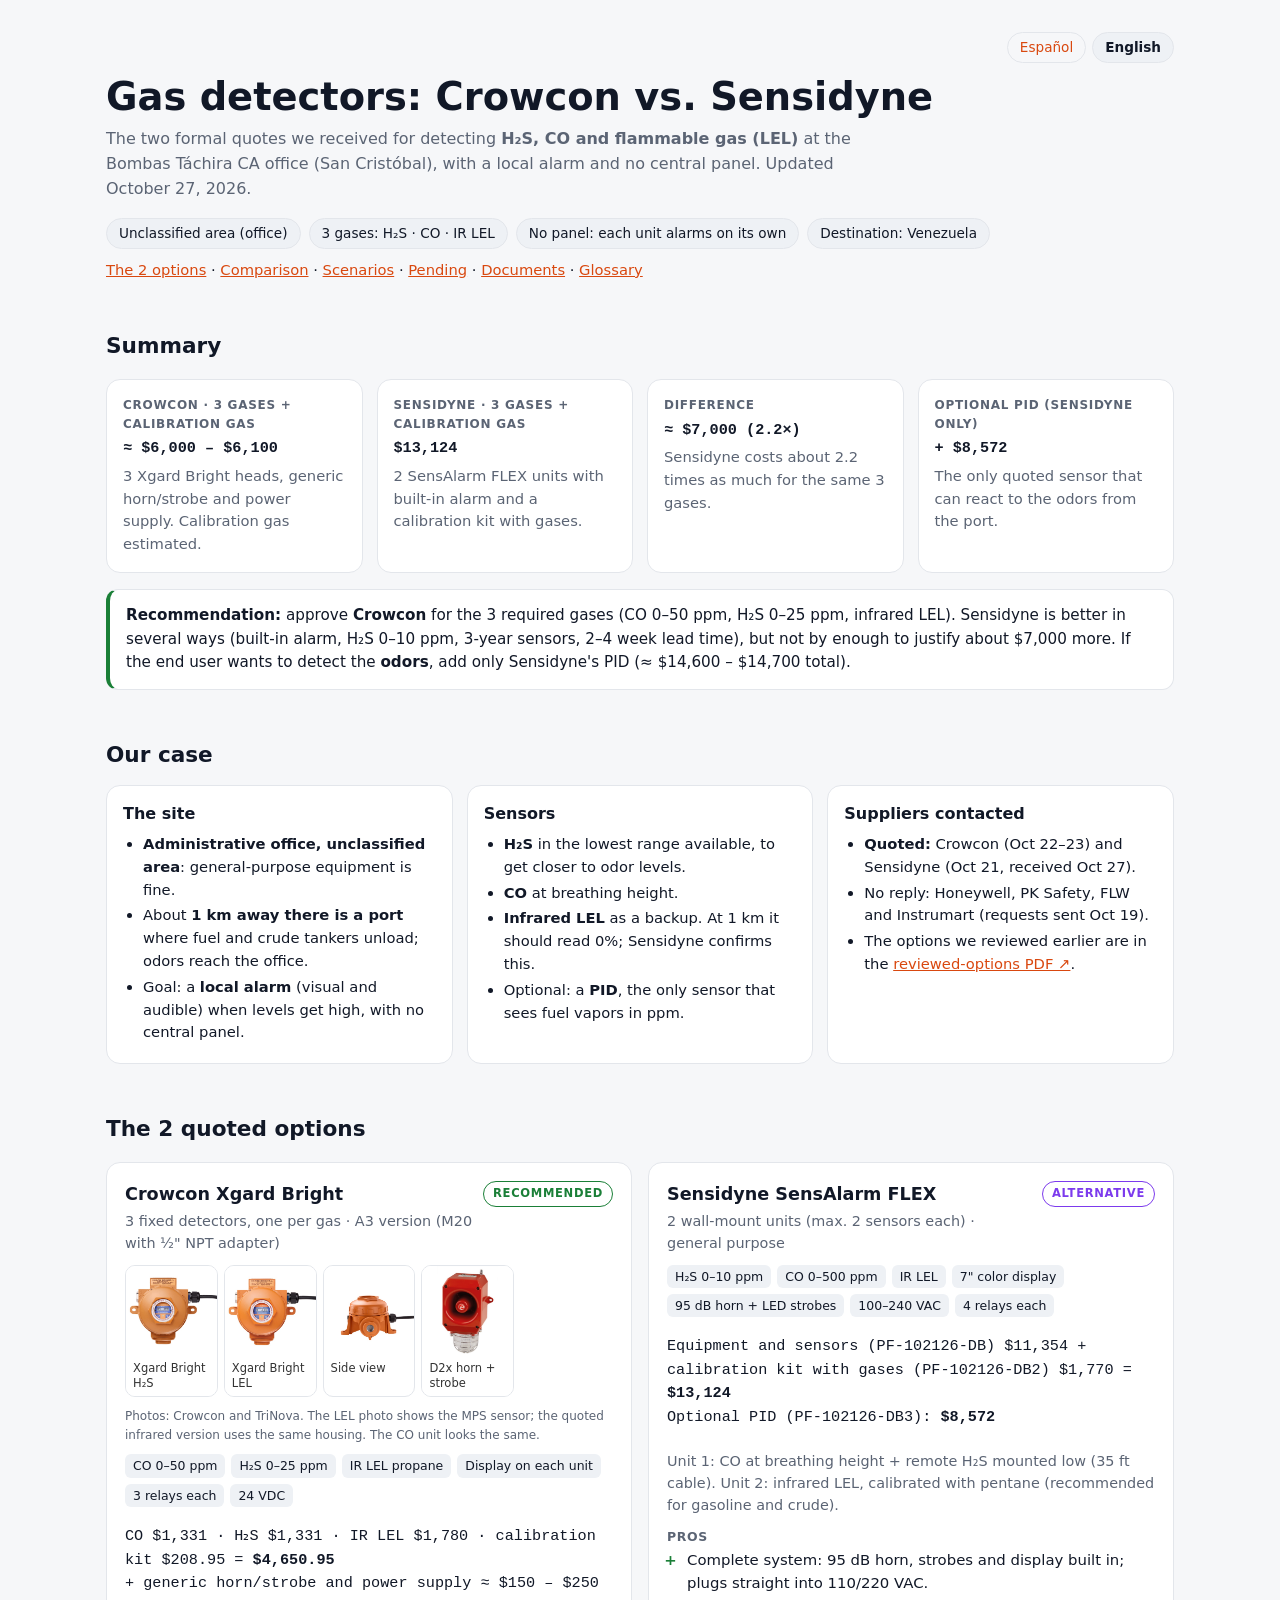
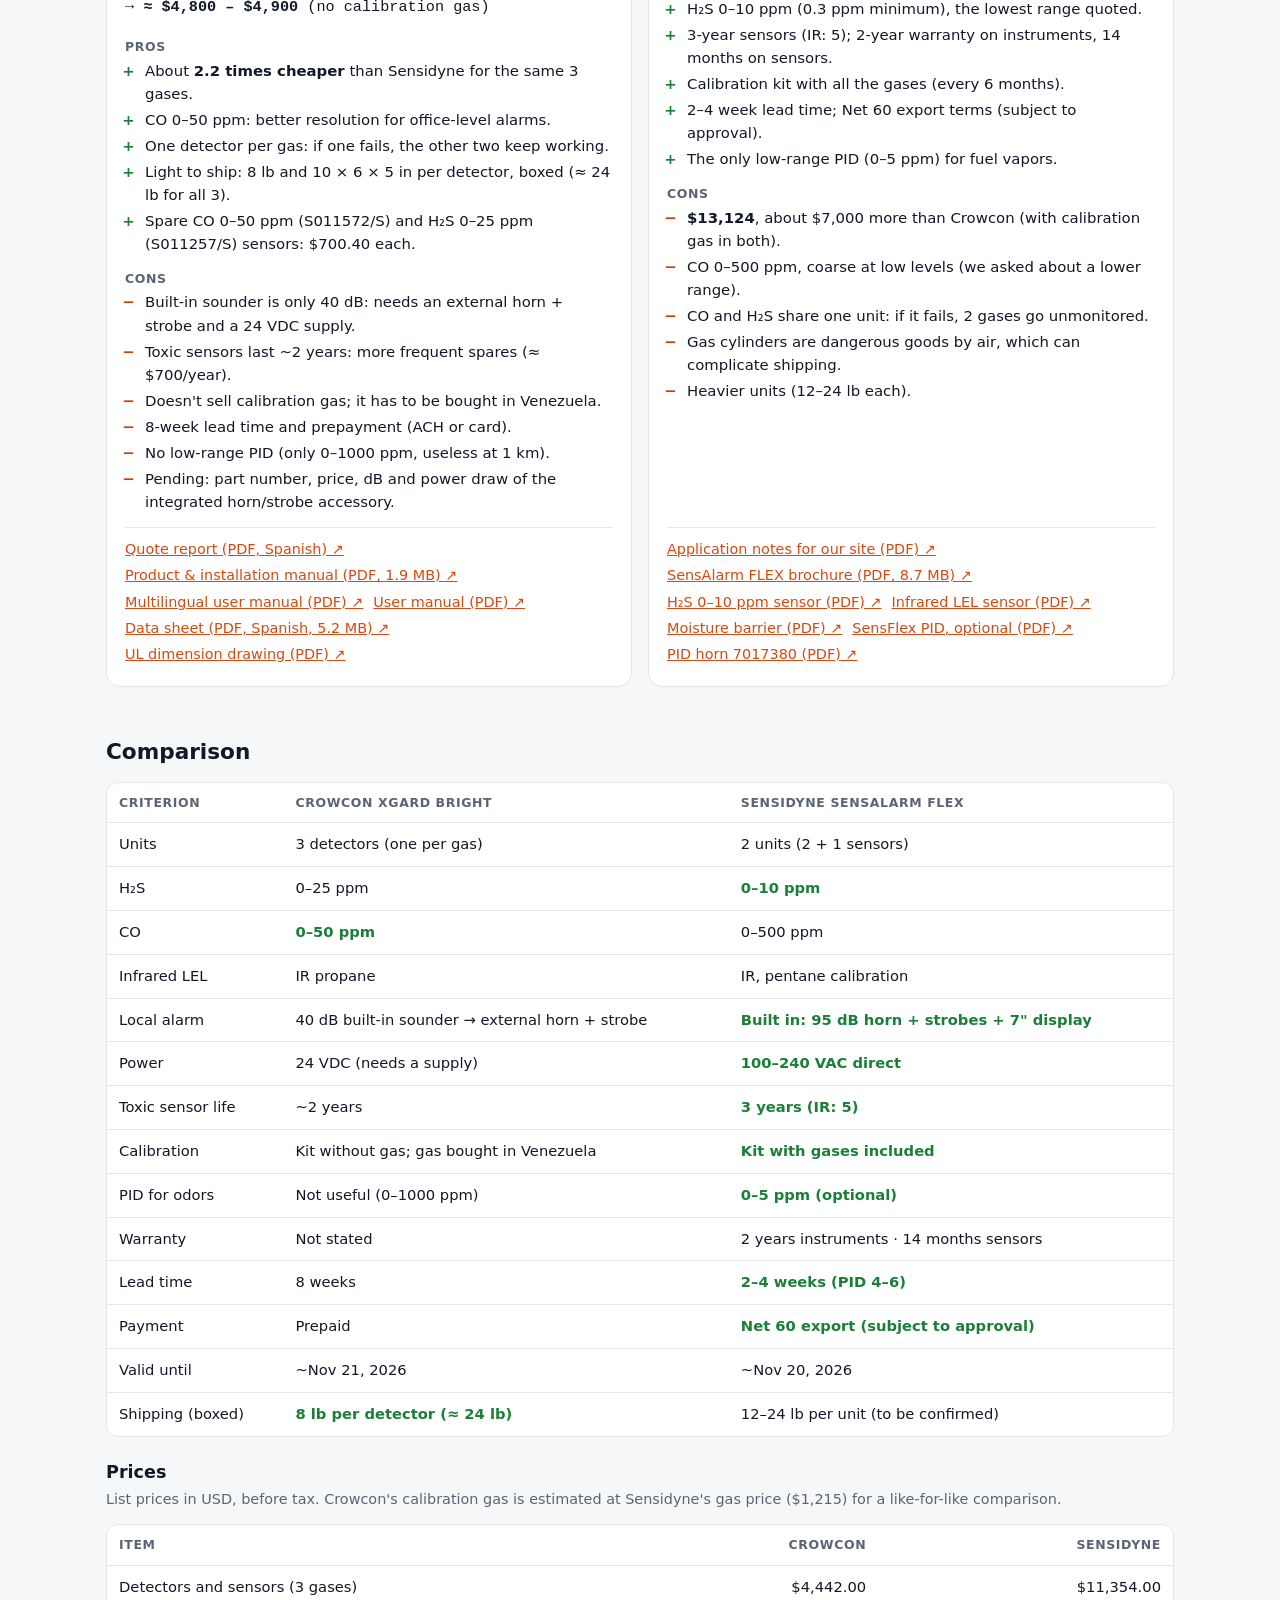
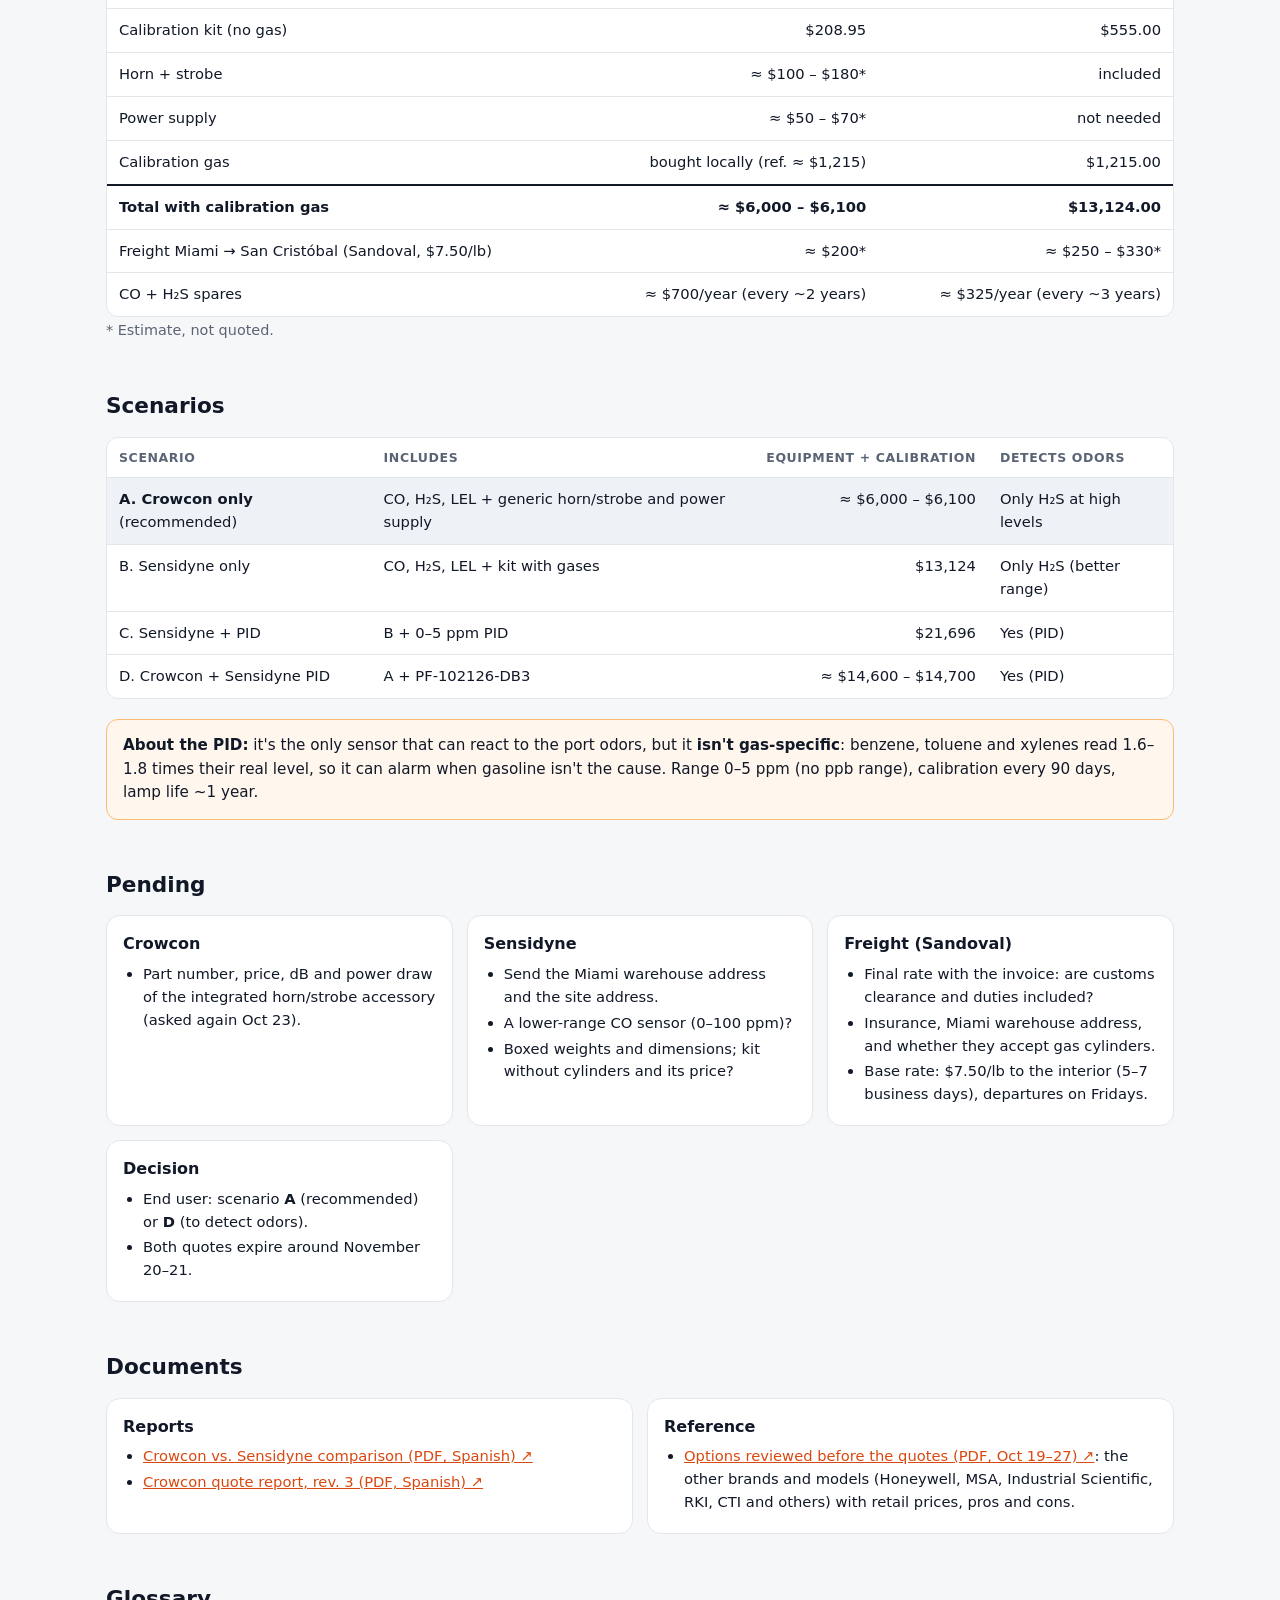
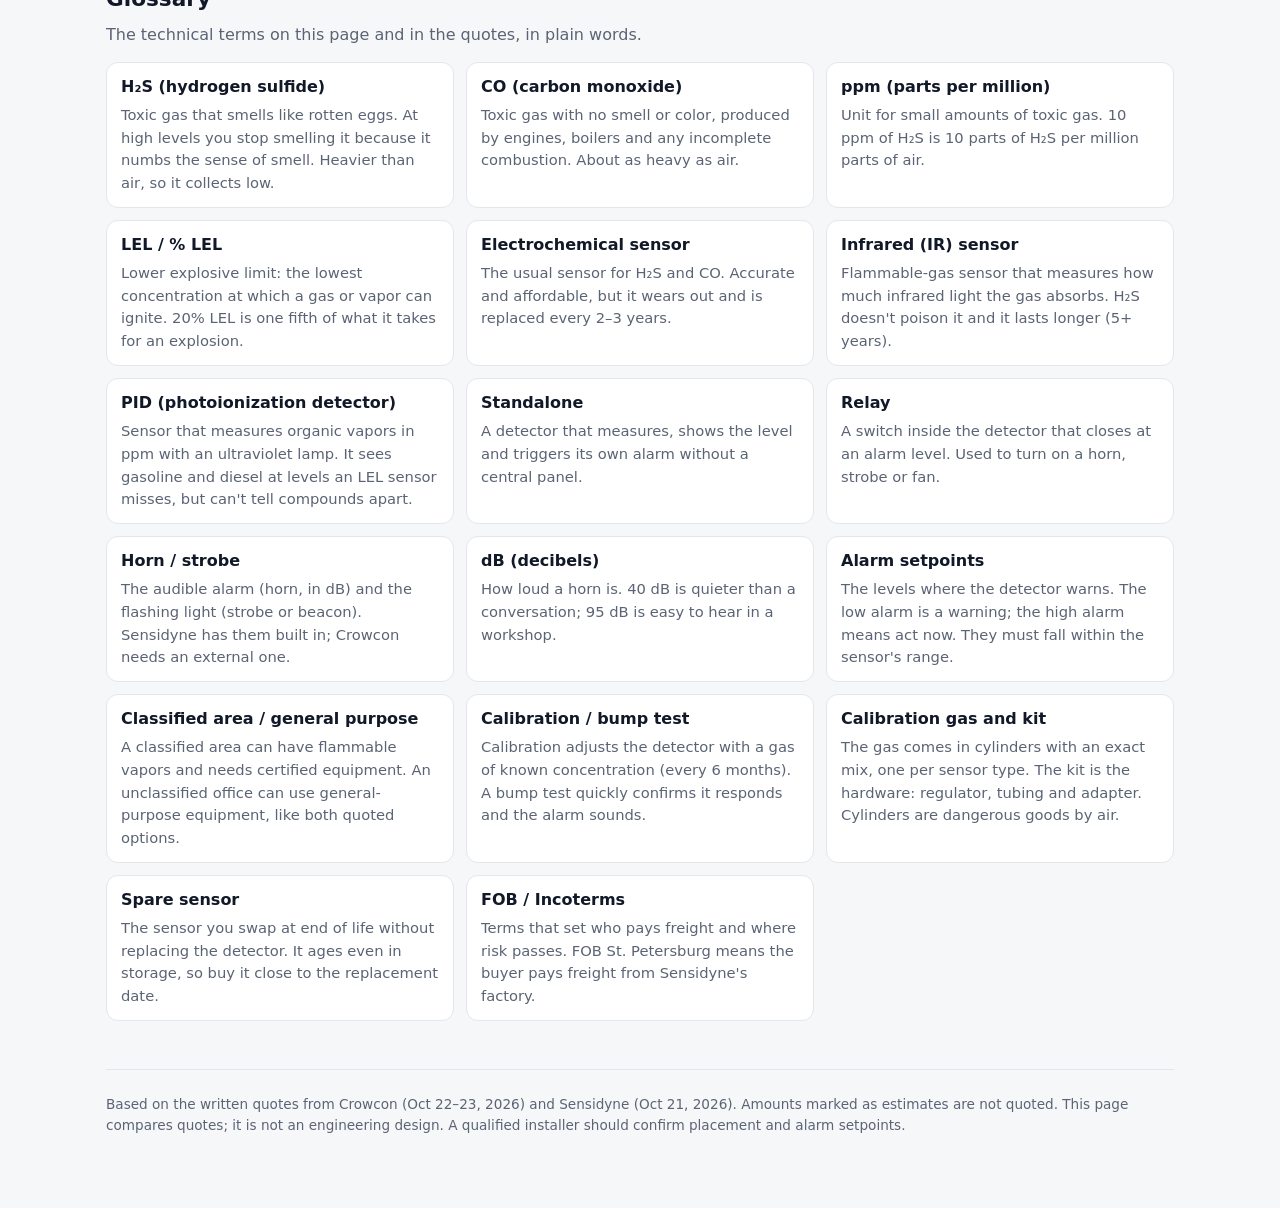
<file: bomtaca/en/index.html>
<!doctype html>
<html lang="en">
<head>
<meta charset="utf-8">
<meta http-equiv="Content-Security-Policy" content="default-src 'none'; style-src 'unsafe-inline' https://fonts.googleapis.com; font-src https://fonts.gstatic.com; img-src 'self' data:; base-uri 'none'; form-action 'none'">
<meta name="referrer" content="strict-origin-when-cross-origin">
<meta name="viewport" content="width=device-width, initial-scale=1">
<meta name="robots" content="noindex, nofollow">
<title>Gas detectors: Crowcon vs. Sensidyne</title>
<meta name="description" content="Comparison of the two quotes received (Crowcon Xgard Bright and Sensidyne SensAlarm FLEX) for H2S, CO and LEL detection in an office: prices, pros, cons and scenarios.">
<link rel="alternate" hreflang="es" href="/bomtaca/">
<link rel="preconnect" href="https://fonts.googleapis.com">
<link rel="preconnect" href="https://fonts.gstatic.com" crossorigin>
<link href="https://fonts.googleapis.com/css2?family=Inter:wght@400;500;600;700&family=JetBrains+Mono:wght@500&display=swap" rel="stylesheet">
<style>
:root{
  --bg:#f6f7f9; --card:#ffffff; --ink:#111827; --muted:#5b6474; --line:#e3e6eb;
  --accent:#d9480f; --good:#1a7f37; --bad:#c2410c; --chip:#eef1f5;
  --high:#7c3aed; --mid:#0e7490; --budget:#4d7c0f; --warn-bg:#fff7ed; --warn-line:#fdba74;
}
@media (prefers-color-scheme: dark){
  :root:not([data-theme="light"]){
    --bg:#0b0f17; --card:#121826; --ink:#e7ebf2; --muted:#9aa4b5; --line:#232c3d;
    --accent:#ff7a45; --good:#4ade80; --bad:#fb923c; --chip:#1b2335;
    --high:#a78bfa; --mid:#22d3ee; --budget:#a3e635; --warn-bg:#2a1a0e; --warn-line:#9a4a14;
  }
}
:root[data-theme="dark"]{
  --bg:#0b0f17; --card:#121826; --ink:#e7ebf2; --muted:#9aa4b5; --line:#232c3d;
  --accent:#ff7a45; --good:#4ade80; --bad:#fb923c; --chip:#1b2335;
  --high:#a78bfa; --mid:#22d3ee; --budget:#a3e635; --warn-bg:#2a1a0e; --warn-line:#9a4a14;
}
*{box-sizing:border-box}
body{margin:0;background:var(--bg);color:var(--ink);font:16px/1.55 Inter,system-ui,-apple-system,Segoe UI,Roboto,sans-serif}
.wrap{max-width:1100px;margin:0 auto;padding:32px 16px 64px}
h1{font-size:clamp(1.7rem,4vw,2.4rem);line-height:1.15;margin:0 0 8px}
h2{font-size:1.35rem;margin:48px 0 6px}
h3{font-size:1.1rem;margin:0}
p{margin:8px 0}
a{color:var(--accent)}
.lead{color:var(--muted);max-width:760px}
.chips{display:flex;flex-wrap:wrap;gap:8px;margin:16px 0 0}
.chip{background:var(--chip);border:1px solid var(--line);border-radius:999px;padding:4px 12px;font-size:.85rem}
.note{background:var(--warn-bg);border:1px solid var(--warn-line);border-radius:12px;padding:14px 16px;margin:20px 0;font-size:.95rem}
.picks{display:grid;grid-template-columns:repeat(auto-fit,minmax(min(240px,100%),1fr));gap:14px;margin-top:16px}
.pick{background:var(--card);border:1px solid var(--line);border-radius:14px;padding:16px}
.pick .k{font-size:.75rem;text-transform:uppercase;letter-spacing:.06em;color:var(--muted);font-weight:600}
.pick .v{font-weight:700;margin:4px 0}
.pick p{font-size:.92rem;color:var(--muted);margin:0}
.grid{display:grid;grid-template-columns:repeat(auto-fit,minmax(min(320px,100%),1fr));gap:16px;margin-top:16px}
.photos{display:grid;grid-template-columns:repeat(auto-fill,minmax(88px,1fr));gap:6px;margin:0}.photos figure{margin:0;background:#fff;border:1px solid var(--line);border-radius:10px;overflow:hidden}.photos img{display:block;width:100%;height:auto;aspect-ratio:1;object-fit:contain;background:#fff}.photos figcaption{font-size:11.5px;line-height:1.3;padding:5px 7px;color:#333;background:#fff}.photos-note{font-size:12px;color:var(--muted,#888);margin:0}
.card{background:var(--card);border:1px solid var(--line);border-radius:14px;padding:18px;display:flex;flex-direction:column;gap:10px}
.top{display:flex;justify-content:space-between;align-items:flex-start;gap:10px}
.tier{font-size:.72rem;font-weight:700;letter-spacing:.06em;text-transform:uppercase;padding:3px 9px;border-radius:999px;border:1px solid currentColor;white-space:nowrap}
.tier.high{color:var(--high)} .tier.mid{color:var(--mid)} .tier.budget{color:var(--budget)} .tier.no{color:var(--bad)}
.sub{color:var(--muted);font-size:.9rem;margin:2px 0 0}
.price{font-family:"JetBrains Mono",ui-monospace,monospace;font-size:.95rem}
.feat{display:flex;flex-wrap:wrap;gap:6px}
.feat span{font-size:.78rem;background:var(--chip);border-radius:6px;padding:2px 8px}
ul{margin:0;padding-left:20px}
li{margin:3px 0;font-size:.93rem}
.pros li::marker{content:"+  ";color:var(--good);font-weight:700}
.cons li::marker{content:"−  ";color:var(--bad);font-weight:700}
.lbl{font-size:.78rem;font-weight:700;text-transform:uppercase;letter-spacing:.05em;color:var(--muted);margin-bottom:2px}
.buy{margin-top:auto;padding-top:8px;border-top:1px solid var(--line);font-size:.9rem}
.buy a{display:inline-block;margin:2px 10px 2px 0}
.table-wrap{overflow-x:auto;margin-top:14px;border:1px solid var(--line);border-radius:12px;background:var(--card)}
table{border-collapse:collapse;width:100%;min-width:640px;font-size:.92rem}
th,td{padding:10px 12px;border-bottom:1px solid var(--line);text-align:left;vertical-align:top}
th{font-size:.78rem;text-transform:uppercase;letter-spacing:.05em;color:var(--muted)}
tr:last-child td{border-bottom:0}
.tips{display:grid;grid-template-columns:repeat(auto-fit,minmax(min(280px,100%),1fr));gap:14px;margin-top:14px}
.tip{background:var(--card);border:1px solid var(--line);border-radius:14px;padding:16px}
.tip h3{font-size:1rem;margin-bottom:6px}
.tip p,.tip li{font-size:.92rem}
.lang{display:flex;justify-content:flex-end;gap:6px;margin-bottom:12px;font-size:.85rem}
.lang a,.lang span{padding:4px 12px;border:1px solid var(--line);border-radius:999px;text-decoration:none}
.lang span{background:var(--chip);font-weight:700}
footer{margin-top:48px;color:var(--muted);font-size:.85rem;border-top:1px solid var(--line);padding-top:16px}

.gloss{display:grid;grid-template-columns:repeat(auto-fill,minmax(min(300px,100%),1fr));gap:12px;margin:14px 0 0}
.gloss div{background:var(--card);border:1px solid var(--line);border-radius:12px;padding:12px 14px}
.gloss dt{font-weight:700;margin-bottom:4px}
.gloss dd{margin:0;color:var(--muted);font-size:.92rem}
.jump{font-size:.92rem;margin:10px 0 0}
.rec{background:var(--card);border:1px solid var(--line);border-left:4px solid var(--good);border-radius:12px;padding:14px 16px;margin:16px 0 0;font-size:.95rem}
.tier.good{color:var(--good)}
td.n,th.n{text-align:right;white-space:nowrap}
.price{overflow-wrap:anywhere}
td.win{color:var(--good);font-weight:600}
tr.sel td{background:var(--chip)}
tr.tot td{font-weight:700;border-top:2px solid var(--ink)}
</style>
</head>
<body>
<div class="wrap">

<nav class="lang" aria-label="Language"><a href="/bomtaca/" hreflang="es" lang="es">Español</a><span>English</span></nav>

<header>
  <h1>Gas detectors: Crowcon vs. Sensidyne</h1>
  <p class="lead">The two formal quotes we received for detecting <strong>H₂S, CO and flammable gas (LEL)</strong> at the Bombas Táchira CA office (San Cristóbal), with a local alarm and no central panel. Updated October 27, 2026.</p>
  <div class="chips">
    <span class="chip">Unclassified area (office)</span>
    <span class="chip">3 gases: H₂S · CO · IR LEL</span>
    <span class="chip">No panel: each unit alarms on its own</span>
    <span class="chip">Destination: Venezuela</span>
  </div>
  <p class="jump"><a href="#options">The 2 options</a> · <a href="#comparison">Comparison</a> · <a href="#scenarios">Scenarios</a> · <a href="#pending">Pending</a> · <a href="#documents">Documents</a> · <a href="#glossary">Glossary</a></p>
</header>

<section id="summary">
  <h2>Summary</h2>
  <div class="picks">
    <div class="pick"><div class="k">Crowcon · 3 gases + calibration gas</div><div class="v price">≈ $6,000 – $6,100</div><p>3 Xgard Bright heads, generic horn/strobe and power supply. Calibration gas estimated.</p></div>
    <div class="pick"><div class="k">Sensidyne · 3 gases + calibration gas</div><div class="v price">$13,124</div><p>2 SensAlarm FLEX units with built-in alarm and a calibration kit with gases.</p></div>
    <div class="pick"><div class="k">Difference</div><div class="v price">≈ $7,000 (2.2×)</div><p>Sensidyne costs about 2.2 times as much for the same 3 gases.</p></div>
    <div class="pick"><div class="k">Optional PID (Sensidyne only)</div><div class="v price">+ $8,572</div><p>The only quoted sensor that can react to the odors from the port.</p></div>
  </div>
  <div class="rec"><strong>Recommendation:</strong> approve <strong>Crowcon</strong> for the 3 required gases (CO 0–50 ppm, H₂S 0–25 ppm, infrared LEL). Sensidyne is better in several ways (built-in alarm, H₂S 0–10 ppm, 3-year sensors, 2–4 week lead time), but not by enough to justify about $7,000 more. If the end user wants to detect the <strong>odors</strong>, add only Sensidyne's PID (≈ $14,600 – $14,700 total).</div>
</section>

<section id="our-case">
  <h2>Our case</h2>
  <div class="tips">
    <div class="tip"><h3>The site</h3><ul><li><strong>Administrative office, unclassified area</strong>: general-purpose equipment is fine.</li><li>About <strong>1 km away there is a port</strong> where fuel and crude tankers unload; odors reach the office.</li><li>Goal: a <strong>local alarm</strong> (visual and audible) when levels get high, with no central panel.</li></ul></div>
    <div class="tip"><h3>Sensors</h3><ul><li><strong>H₂S</strong> in the lowest range available, to get closer to odor levels.</li><li><strong>CO</strong> at breathing height.</li><li><strong>Infrared LEL</strong> as a backup. At 1 km it should read 0%; Sensidyne confirms this.</li><li>Optional: a <strong>PID</strong>, the only sensor that sees fuel vapors in ppm.</li></ul></div>
    <div class="tip"><h3>Suppliers contacted</h3><ul><li><strong>Quoted:</strong> Crowcon (Oct 22–23) and Sensidyne (Oct 21, received Oct 27).</li><li>No reply: Honeywell, PK Safety, FLW and Instrumart (requests sent Oct 19).</li><li>The options we reviewed earlier are in the <a href="/bomtaca/docs/reviewed-options-oct-2026.pdf" target="_blank" rel="noopener">reviewed-options PDF ↗</a>.</li></ul></div>
  </div>
</section>

<section id="options">
  <h2>The 2 quoted options</h2>
  <div class="grid">

    <article class="card">
      <div class="top"><div><h3>Crowcon Xgard Bright</h3><p class="sub">3 fixed detectors, one per gas · A3 version (M20 with ½" NPT adapter)</p></div><span class="tier good">Recommended</span></div>
      <div class="photos"><figure><a href="/bomtaca/img/xgard-bright-h2s.jpg" target="_blank" rel="noopener"><img src="/bomtaca/img/xgard-bright-h2s.jpg" alt="Xgard Bright H₂S (front and display)" loading="lazy" width="700" height="700"></a><figcaption>Xgard Bright H₂S</figcaption></figure><figure><a href="/bomtaca/img/xgard-bright-lel.jpg" target="_blank" rel="noopener"><img src="/bomtaca/img/xgard-bright-lel.jpg" alt="Xgard Bright LEL" loading="lazy" width="700" height="700"></a><figcaption>Xgard Bright LEL</figcaption></figure><figure><a href="/bomtaca/img/xgard-bright-sensor.jpg" target="_blank" rel="noopener"><img src="/bomtaca/img/xgard-bright-sensor.jpg" alt="Side view: sensor at the bottom" loading="lazy" width="700" height="700"></a><figcaption>Side view</figcaption></figure><figure><a href="/bomtaca/img/d2x-sirena-luz.jpg" target="_blank" rel="noopener"><img src="/bomtaca/img/d2x-sirena-luz.jpg" alt="Crowcon D2x horn + strobe" loading="lazy" width="700" height="700"></a><figcaption>D2x horn + strobe</figcaption></figure></div>
      <p class="photos-note">Photos: Crowcon and TriNova. The LEL photo shows the MPS sensor; the quoted infrared version uses the same housing. The CO unit looks the same.</p>
      <div class="feat"><span>CO 0–50 ppm</span><span>H₂S 0–25 ppm</span><span>IR LEL propane</span><span>Display on each unit</span><span>3 relays each</span><span>24 VDC</span></div>
      <p class="price">CO $1,331 · H₂S $1,331 · IR LEL $1,780 · calibration kit $208.95 = <strong>$4,650.95</strong><br>+ generic horn/strobe and power supply ≈ $150 – $250 → <strong>≈ $4,800 – $4,900</strong> (no calibration gas)</p>
      <div><div class="lbl">Pros</div><ul class="pros">
        <li>About <strong>2.2 times cheaper</strong> than Sensidyne for the same 3 gases.</li>
        <li>CO 0–50 ppm: better resolution for office-level alarms.</li>
        <li>One detector per gas: if one fails, the other two keep working.</li>
        <li>Light to ship: 8 lb and 10 × 6 × 5 in per detector, boxed (≈ 24 lb for all 3).</li>
        <li>Spare CO 0–50 ppm (S011572/S) and H₂S 0–25 ppm (S011257/S) sensors: $700.40 each.</li>
      </ul></div>
      <div><div class="lbl">Cons</div><ul class="cons">
        <li>Built-in sounder is only 40 dB: needs an external horn + strobe and a 24 VDC supply.</li>
        <li>Toxic sensors last ~2 years: more frequent spares (≈ $700/year).</li>
        <li>Doesn't sell calibration gas; it has to be bought in Venezuela.</li>
        <li>8-week lead time and prepayment (ACH or card).</li>
        <li>No low-range PID (only 0–1000 ppm, useless at 1 km).</li>
        <li>Pending: part number, price, dB and power draw of the integrated horn/strobe accessory.</li>
      </ul></div>
      <div class="buy"><a href="/bomtaca/docs/reporte-cotizacion-crowcon.pdf" target="_blank" rel="noopener">Quote report (PDF, Spanish) ↗</a><a href="/bomtaca/docs/crowcon-xgard-bright-manual-producto.pdf" target="_blank" rel="noopener">Product & installation manual (PDF, 1.9 MB) ↗</a><a href="/bomtaca/docs/crowcon-xgard-bright-manual-usuario-multiidioma.pdf" target="_blank" rel="noopener">Multilingual user manual (PDF) ↗</a><a href="/bomtaca/docs/crowcon-xgard-bright-manual-usuario.pdf" target="_blank" rel="noopener">User manual (PDF) ↗</a><a href="/bomtaca/docs/crowcon-xgard-bright-ficha-tecnica-es.pdf" target="_blank" rel="noopener">Data sheet (PDF, Spanish, 5.2 MB) ↗</a><a href="/bomtaca/docs/crowcon-xgard-bright-plano-ul.pdf" target="_blank" rel="noopener">UL dimension drawing (PDF) ↗</a></div>
    </article>

    <article class="card">
      <div class="top"><div><h3>Sensidyne SensAlarm FLEX</h3><p class="sub">2 wall-mount units (max. 2 sensors each) · general purpose</p></div><span class="tier high">Alternative</span></div>
      <div class="feat"><span>H₂S 0–10 ppm</span><span>CO 0–500 ppm</span><span>IR LEL</span><span>7" color display</span><span>95 dB horn + LED strobes</span><span>100–240 VAC</span><span>4 relays each</span></div>
      <p class="price">Equipment and sensors (PF-102126-DB) $11,354 + calibration kit with gases (PF-102126-DB2) $1,770 = <strong>$13,124</strong><br>Optional PID (PF-102126-DB3): <strong>$8,572</strong></p>
      <p class="sub">Unit 1: CO at breathing height + remote H₂S mounted low (35 ft cable). Unit 2: infrared LEL, calibrated with pentane (recommended for gasoline and crude).</p>
      <div><div class="lbl">Pros</div><ul class="pros">
        <li>Complete system: 95 dB horn, strobes and display built in; plugs straight into 110/220 VAC.</li>
        <li>H₂S 0–10 ppm (0.3 ppm minimum), the lowest range quoted.</li>
        <li>3-year sensors (IR: 5); 2-year warranty on instruments, 14 months on sensors.</li>
        <li>Calibration kit with all the gases (every 6 months).</li>
        <li>2–4 week lead time; Net 60 export terms (subject to approval).</li>
        <li>The only low-range PID (0–5 ppm) for fuel vapors.</li>
      </ul></div>
      <div><div class="lbl">Cons</div><ul class="cons">
        <li><strong>$13,124</strong>, about $7,000 more than Crowcon (with calibration gas in both).</li>
        <li>CO 0–500 ppm, coarse at low levels (we asked about a lower range).</li>
        <li>CO and H₂S share one unit: if it fails, 2 gases go unmonitored.</li>
        <li>Gas cylinders are dangerous goods by air, which can complicate shipping.</li>
        <li>Heavier units (12–24 lb each).</li>
      </ul></div>
      <div class="buy"><a href="/bomtaca/docs/sensidyne-notas-aplicacion.pdf" target="_blank" rel="noopener">Application notes for our site (PDF) ↗</a><a href="/bomtaca/docs/sensidyne-sensalarm-flex-folleto.pdf" target="_blank" rel="noopener">SensAlarm FLEX brochure (PDF, 8.7 MB) ↗</a><a href="/bomtaca/docs/sensidyne-sensor-h2s-10ppm.pdf" target="_blank" rel="noopener">H₂S 0–10 ppm sensor (PDF) ↗</a><a href="/bomtaca/docs/sensidyne-sensor-lel-ir.pdf" target="_blank" rel="noopener">Infrared LEL sensor (PDF) ↗</a><a href="/bomtaca/docs/sensidyne-barrera-humedad.pdf" target="_blank" rel="noopener">Moisture barrier (PDF) ↗</a><a href="/bomtaca/docs/sensidyne-sensflex-pid-ficha.pdf" target="_blank" rel="noopener">SensFlex PID, optional (PDF) ↗</a><a href="/bomtaca/docs/sensidyne-sirena-7017380.pdf" target="_blank" rel="noopener">PID horn 7017380 (PDF) ↗</a></div>
    </article>

  </div>
</section>

<section id="comparison">
  <h2>Comparison</h2>
  <div class="table-wrap"><table>
    <thead><tr><th>Criterion</th><th>Crowcon Xgard Bright</th><th>Sensidyne SensAlarm FLEX</th></tr></thead>
    <tbody>
      <tr><td>Units</td><td>3 detectors (one per gas)</td><td>2 units (2 + 1 sensors)</td></tr>
      <tr><td>H₂S</td><td>0–25 ppm</td><td class="win">0–10 ppm</td></tr>
      <tr><td>CO</td><td class="win">0–50 ppm</td><td>0–500 ppm</td></tr>
      <tr><td>Infrared LEL</td><td>IR propane</td><td>IR, pentane calibration</td></tr>
      <tr><td>Local alarm</td><td>40 dB built-in sounder → external horn + strobe</td><td class="win">Built in: 95 dB horn + strobes + 7" display</td></tr>
      <tr><td>Power</td><td>24 VDC (needs a supply)</td><td class="win">100–240 VAC direct</td></tr>
      <tr><td>Toxic sensor life</td><td>~2 years</td><td class="win">3 years (IR: 5)</td></tr>
      <tr><td>Calibration</td><td>Kit without gas; gas bought in Venezuela</td><td class="win">Kit with gases included</td></tr>
      <tr><td>PID for odors</td><td>Not useful (0–1000 ppm)</td><td class="win">0–5 ppm (optional)</td></tr>
      <tr><td>Warranty</td><td>Not stated</td><td>2 years instruments · 14 months sensors</td></tr>
      <tr><td>Lead time</td><td>8 weeks</td><td class="win">2–4 weeks (PID 4–6)</td></tr>
      <tr><td>Payment</td><td>Prepaid</td><td class="win">Net 60 export (subject to approval)</td></tr>
      <tr><td>Valid until</td><td>~Nov 21, 2026</td><td>~Nov 20, 2026</td></tr>
      <tr><td>Shipping (boxed)</td><td class="win">8 lb per detector (≈ 24 lb)</td><td>12–24 lb per unit (to be confirmed)</td></tr>
    </tbody>
  </table></div>

  <h3 style="margin-top:22px">Prices</h3>
  <p class="sub">List prices in USD, before tax. Crowcon's calibration gas is estimated at Sensidyne's gas price ($1,215) for a like-for-like comparison.</p>
  <div class="table-wrap"><table>
    <thead><tr><th>Item</th><th class="n">Crowcon</th><th class="n">Sensidyne</th></tr></thead>
    <tbody>
      <tr><td>Detectors and sensors (3 gases)</td><td class="n">$4,442.00</td><td class="n">$11,354.00</td></tr>
      <tr><td>Calibration kit (no gas)</td><td class="n">$208.95</td><td class="n">$555.00</td></tr>
      <tr><td>Horn + strobe</td><td class="n">≈ $100 – $180*</td><td class="n">included</td></tr>
      <tr><td>Power supply</td><td class="n">≈ $50 – $70*</td><td class="n">not needed</td></tr>
      <tr><td>Calibration gas</td><td class="n">bought locally (ref. ≈ $1,215)</td><td class="n">$1,215.00</td></tr>
      <tr class="tot"><td>Total with calibration gas</td><td class="n">≈ $6,000 – $6,100</td><td class="n">$13,124.00</td></tr>
      <tr><td>Freight Miami → San Cristóbal (Sandoval, $7.50/lb)</td><td class="n">≈ $200*</td><td class="n">≈ $250 – $330*</td></tr>
      <tr><td>CO + H₂S spares</td><td class="n">≈ $700/year (every ~2 years)</td><td class="n">≈ $325/year (every ~3 years)</td></tr>
    </tbody>
  </table></div>
  <p class="sub">* Estimate, not quoted.</p>
</section>

<section id="scenarios">
  <h2>Scenarios</h2>
  <div class="table-wrap"><table>
    <thead><tr><th>Scenario</th><th>Includes</th><th class="n">Equipment + calibration</th><th>Detects odors</th></tr></thead>
    <tbody>
      <tr class="sel"><td><strong>A. Crowcon only</strong> (recommended)</td><td>CO, H₂S, LEL + generic horn/strobe and power supply</td><td class="n">≈ $6,000 – $6,100</td><td>Only H₂S at high levels</td></tr>
      <tr><td>B. Sensidyne only</td><td>CO, H₂S, LEL + kit with gases</td><td class="n">$13,124</td><td>Only H₂S (better range)</td></tr>
      <tr><td>C. Sensidyne + PID</td><td>B + 0–5 ppm PID</td><td class="n">$21,696</td><td>Yes (PID)</td></tr>
      <tr><td>D. Crowcon + Sensidyne PID</td><td>A + PF-102126-DB3</td><td class="n">≈ $14,600 – $14,700</td><td>Yes (PID)</td></tr>
    </tbody>
  </table></div>
  <div class="note"><strong>About the PID:</strong> it's the only sensor that can react to the port odors, but it <strong>isn't gas-specific</strong>: benzene, toluene and xylenes read 1.6–1.8 times their real level, so it can alarm when gasoline isn't the cause. Range 0–5 ppm (no ppb range), calibration every 90 days, lamp life ~1 year.</div>
</section>

<section id="pending">
  <h2>Pending</h2>
  <div class="tips">
    <div class="tip"><h3>Crowcon</h3><ul><li>Part number, price, dB and power draw of the integrated horn/strobe accessory (asked again Oct 23).</li></ul></div>
    <div class="tip"><h3>Sensidyne</h3><ul><li>Send the Miami warehouse address and the site address.</li><li>A lower-range CO sensor (0–100 ppm)?</li><li>Boxed weights and dimensions; kit without cylinders and its price?</li></ul></div>
    <div class="tip"><h3>Freight (Sandoval)</h3><ul><li>Final rate with the invoice: are customs clearance and duties included?</li><li>Insurance, Miami warehouse address, and whether they accept gas cylinders.</li><li>Base rate: $7.50/lb to the interior (5–7 business days), departures on Fridays.</li></ul></div>
    <div class="tip"><h3>Decision</h3><ul><li>End user: scenario <strong>A</strong> (recommended) or <strong>D</strong> (to detect odors).</li><li>Both quotes expire around November 20–21.</li></ul></div>
  </div>
</section>

<section id="documents">
  <h2>Documents</h2>
  <div class="tips">
    <div class="tip"><h3>Reports</h3><ul><li><a href="/bomtaca/docs/comparacion-crowcon-sensidyne.pdf" target="_blank" rel="noopener">Crowcon vs. Sensidyne comparison (PDF, Spanish) ↗</a></li><li><a href="/bomtaca/docs/reporte-cotizacion-crowcon.pdf" target="_blank" rel="noopener">Crowcon quote report, rev. 3 (PDF, Spanish) ↗</a></li></ul></div>
    <div class="tip"><h3>Reference</h3><ul><li><a href="/bomtaca/docs/reviewed-options-oct-2026.pdf" target="_blank" rel="noopener">Options reviewed before the quotes (PDF, Oct 19–27) ↗</a>: the other brands and models (Honeywell, MSA, Industrial Scientific, RKI, CTI and others) with retail prices, pros and cons.</li></ul></div>
  </div>
</section>

<section id="glossary">
  <h2>Glossary</h2>
  <p class="lead">The technical terms on this page and in the quotes, in plain words.</p>
  <dl class="gloss">
    <div><dt>H₂S (hydrogen sulfide)</dt><dd>Toxic gas that smells like rotten eggs. At high levels you stop smelling it because it numbs the sense of smell. Heavier than air, so it collects low.</dd></div>
    <div><dt>CO (carbon monoxide)</dt><dd>Toxic gas with no smell or color, produced by engines, boilers and any incomplete combustion. About as heavy as air.</dd></div>
    <div><dt>ppm (parts per million)</dt><dd>Unit for small amounts of toxic gas. 10 ppm of H₂S is 10 parts of H₂S per million parts of air.</dd></div>
    <div><dt>LEL / % LEL</dt><dd>Lower explosive limit: the lowest concentration at which a gas or vapor can ignite. 20% LEL is one fifth of what it takes for an explosion.</dd></div>
    <div><dt>Electrochemical sensor</dt><dd>The usual sensor for H₂S and CO. Accurate and affordable, but it wears out and is replaced every 2–3 years.</dd></div>
    <div><dt>Infrared (IR) sensor</dt><dd>Flammable-gas sensor that measures how much infrared light the gas absorbs. H₂S doesn't poison it and it lasts longer (5+ years).</dd></div>
    <div><dt>PID (photoionization detector)</dt><dd>Sensor that measures organic vapors in ppm with an ultraviolet lamp. It sees gasoline and diesel at levels an LEL sensor misses, but can't tell compounds apart.</dd></div>
    <div><dt>Standalone</dt><dd>A detector that measures, shows the level and triggers its own alarm without a central panel.</dd></div>
    <div><dt>Relay</dt><dd>A switch inside the detector that closes at an alarm level. Used to turn on a horn, strobe or fan.</dd></div>
    <div><dt>Horn / strobe</dt><dd>The audible alarm (horn, in dB) and the flashing light (strobe or beacon). Sensidyne has them built in; Crowcon needs an external one.</dd></div>
    <div><dt>dB (decibels)</dt><dd>How loud a horn is. 40 dB is quieter than a conversation; 95 dB is easy to hear in a workshop.</dd></div>
    <div><dt>Alarm setpoints</dt><dd>The levels where the detector warns. The low alarm is a warning; the high alarm means act now. They must fall within the sensor's range.</dd></div>
    <div><dt>Classified area / general purpose</dt><dd>A classified area can have flammable vapors and needs certified equipment. An unclassified office can use general-purpose equipment, like both quoted options.</dd></div>
    <div><dt>Calibration / bump test</dt><dd>Calibration adjusts the detector with a gas of known concentration (every 6 months). A bump test quickly confirms it responds and the alarm sounds.</dd></div>
    <div><dt>Calibration gas and kit</dt><dd>The gas comes in cylinders with an exact mix, one per sensor type. The kit is the hardware: regulator, tubing and adapter. Cylinders are dangerous goods by air.</dd></div>
    <div><dt>Spare sensor</dt><dd>The sensor you swap at end of life without replacing the detector. It ages even in storage, so buy it close to the replacement date.</dd></div>
    <div><dt>FOB / Incoterms</dt><dd>Terms that set who pays freight and where risk passes. FOB St. Petersburg means the buyer pays freight from Sensidyne's factory.</dd></div>
  </dl>
</section>

<footer>
  <p>Based on the written quotes from Crowcon (Oct 22–23, 2026) and Sensidyne (Oct 21, 2026). Amounts marked as estimates are not quoted. This page compares quotes; it is not an engineering design. A qualified installer should confirm placement and alarm setpoints.</p>
</footer>

</div>
</body>
</html>
</file>
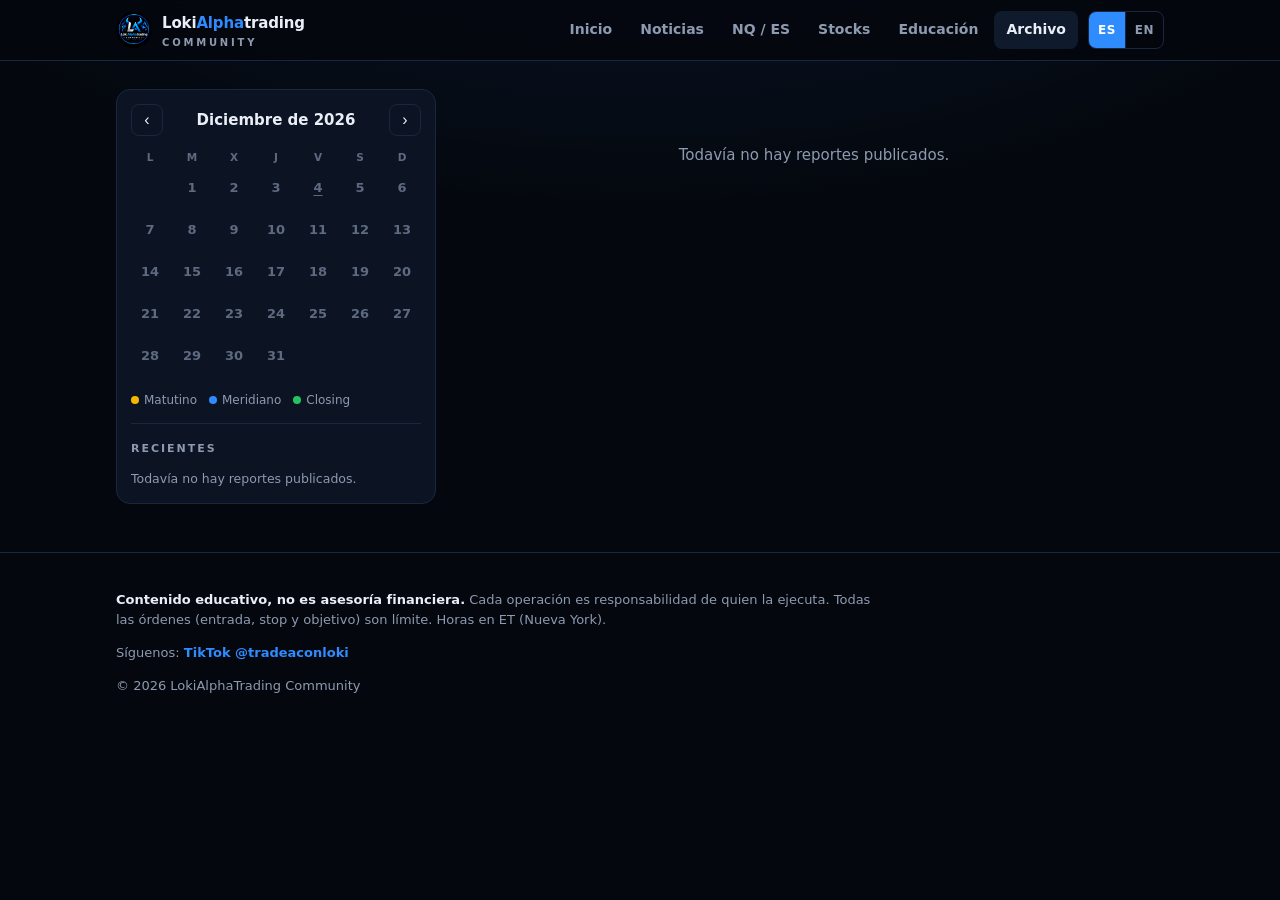
<file: archivo.html>
<!doctype html>
<html lang="es">
<head>
<meta charset="utf-8">
<meta http-equiv="Content-Security-Policy" content="default-src 'self'; script-src 'self' https://cdn.jsdelivr.net; style-src 'self' 'unsafe-inline' https://fonts.googleapis.com; font-src https://fonts.gstatic.com; img-src 'self' data: https://i.ytimg.com https://qyvkrowvinaslxdhvmku.supabase.co; connect-src https://qyvkrowvinaslxdhvmku.supabase.co; frame-src https://www.youtube-nocookie.com; object-src 'none'; base-uri 'self'; form-action 'self'">
<meta name="referrer" content="strict-origin-when-cross-origin">
<meta name="viewport" content="width=device-width, initial-scale=1">
<title>Archivo · LokiAlphaTrading</title>
<meta name="description" content="Archivo de reportes diarios de LokiAlphaTrading Community por fecha.">
<meta name="theme-color" content="#04070d">
<link rel="icon" href="assets/favicon.png">
<link rel="preconnect" href="https://fonts.googleapis.com">
<link rel="preconnect" href="https://fonts.gstatic.com" crossorigin>
<link href="https://fonts.googleapis.com/css2?family=Inter:wght@400;500;600;700&family=JetBrains+Mono:wght@500;700&family=Montserrat:wght@700;800&display=swap" rel="stylesheet">
<link rel="stylesheet" href="styles.css?v=10">
</head>
<body data-page="archivo">

<header class="topbar">
  <div class="wrap">
    <a class="brand" href="./"><img src="assets/favicon.png" alt="" width="36" height="36">
      <span>Loki<span class="alpha">Alpha</span>trading<small>COMMUNITY</small></span></a>
    <nav class="nav">
      <a href="./" data-i18n="nav.home">Inicio</a>
      <a href="noticias.html" data-i18n="nav.news">Noticias</a>
      <a href="nq.html" data-i18n="nav.nq">NQ / ES</a>
      <a href="stocks.html" data-i18n="nav.stocks">Stocks</a>
      <a href="educacion.html" data-i18n="nav.edu">Educación</a>
      <a href="archivo.html" aria-current="page" data-i18n="nav.archive">Archivo</a>
    </nav>
  </div>
</header>

<main class="wrap">
  <div class="archive">
    <aside class="calendar" id="calendario"><p class="loading">Cargando…</p></aside>
    <div id="vista"><p class="loading">Cargando…</p></div>
  </div>
</main>

<footer>
  <div class="wrap">
    <p class="disclaimer" data-i18n-html="footer.disclaimer"><strong>Contenido educativo, no es asesoría financiera.</strong> Cada operación es responsabilidad de quien la ejecuta. Todas las órdenes son límite. Horas en ET (Nueva York).</p>
    <p class="social"><span data-i18n="follow.label">Síguenos</span>: <a href="https://www.tiktok.com/@tradeaconloki" target="_blank" rel="noopener">TikTok @tradeaconloki</a></p>
    <p>© 2026 LokiAlphaTrading Community</p>
  </div>
</footer>

<script src="app.js?v=10"></script>
</body>
</html>
</file>
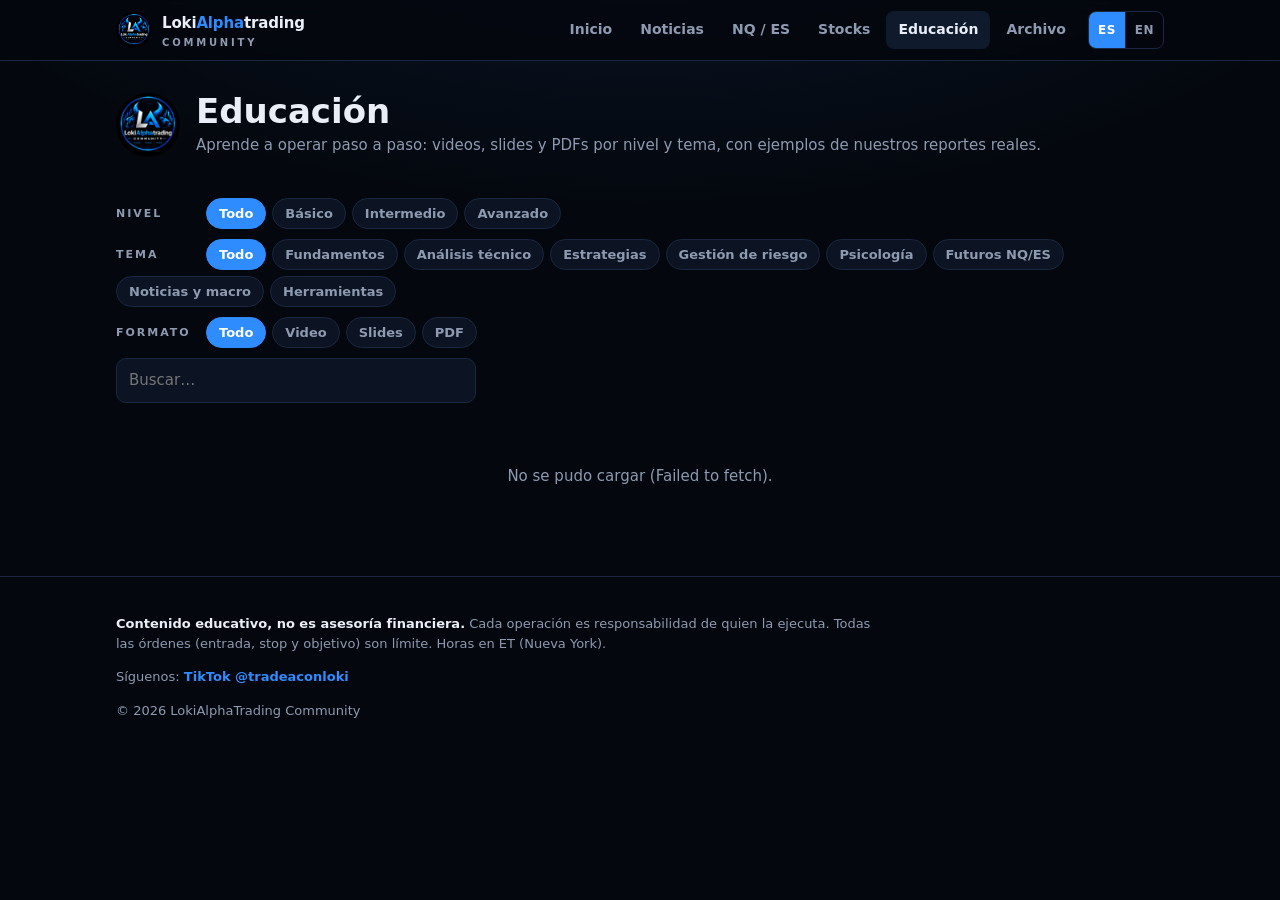
<file: educacion.html>
<!doctype html>
<html lang="es">
<head>
<meta charset="utf-8">
<meta http-equiv="Content-Security-Policy" content="default-src 'self'; script-src 'self' https://cdn.jsdelivr.net; style-src 'self' 'unsafe-inline' https://fonts.googleapis.com; font-src https://fonts.gstatic.com; img-src 'self' data: https://i.ytimg.com https://qyvkrowvinaslxdhvmku.supabase.co; connect-src https://qyvkrowvinaslxdhvmku.supabase.co; frame-src https://www.youtube-nocookie.com; object-src 'none'; base-uri 'self'; form-action 'self'">
<meta name="referrer" content="strict-origin-when-cross-origin">
<meta name="viewport" content="width=device-width, initial-scale=1">
<title>Educación · LokiAlphaTrading</title>
<meta name="description" content="Aprende a operar paso a paso: videos, slides y PDFs por nivel y tema, con ejemplos de reportes reales.">
<meta name="theme-color" content="#04070d">
<link rel="icon" href="assets/favicon.png">
<link rel="preconnect" href="https://fonts.googleapis.com">
<link rel="preconnect" href="https://fonts.gstatic.com" crossorigin>
<link href="https://fonts.googleapis.com/css2?family=Inter:wght@400;500;600;700&family=JetBrains+Mono:wght@500;700&family=Montserrat:wght@700;800&display=swap" rel="stylesheet">
<link rel="stylesheet" href="styles.css?v=10">
</head>
<body data-page="educacion">

<header class="topbar">
  <div class="wrap">
    <a class="brand" href="./"><img src="assets/favicon.png" alt="" width="36" height="36">
      <span>Loki<span class="alpha">Alpha</span>trading<small>COMMUNITY</small></span></a>
    <nav class="nav">
      <a href="./" data-i18n="nav.home">Inicio</a>
      <a href="noticias.html" data-i18n="nav.news">Noticias</a>
      <a href="nq.html" data-i18n="nav.nq">NQ / ES</a>
      <a href="stocks.html" data-i18n="nav.stocks">Stocks</a>
      <a href="educacion.html" aria-current="page" data-i18n="nav.edu">Educación</a>
      <a href="archivo.html" data-i18n="nav.archive">Archivo</a>
    </nav>
  </div>
</header>

<main class="wrap">
  <div class="page-head edu">
    <img src="assets/logo.png" alt="" width="64" height="64">
    <div><h1 data-i18n="nav.edu">Educación</h1><p data-i18n="edu.sub"></p></div>
  </div>
  <section class="section" id="ruta"></section>
  <div class="filters" id="filtros"></div>
  <div id="lista"></div>
</main>

<footer>
  <div class="wrap">
    <p class="disclaimer" data-i18n-html="footer.disclaimer"><strong>Contenido educativo, no es asesoría financiera.</strong> Cada operación es responsabilidad de quien la ejecuta. Todas las órdenes son límite. Horas en ET (Nueva York).</p>
    <p class="social"><span data-i18n="follow.label">Síguenos</span>: <a href="https://www.tiktok.com/@tradeaconloki" target="_blank" rel="noopener">TikTok @tradeaconloki</a></p>
    <p>© 2026 LokiAlphaTrading Community</p>
  </div>
</footer>

<script src="app.js?v=10"></script>
</body>
</html>
</file>
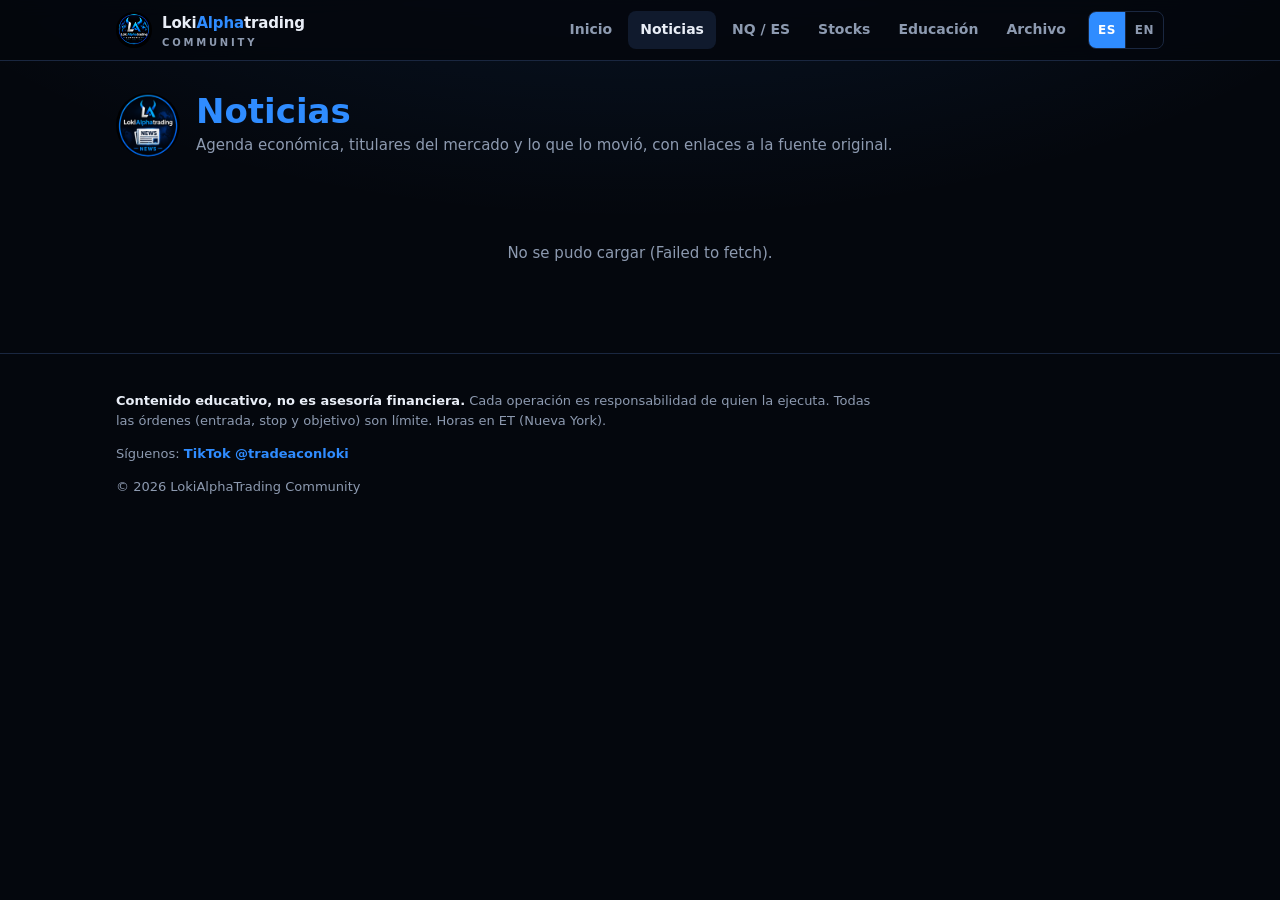
<file: noticias.html>
<!doctype html>
<html lang="es">
<head>
<meta charset="utf-8">
<meta http-equiv="Content-Security-Policy" content="default-src 'self'; script-src 'self' https://cdn.jsdelivr.net; style-src 'self' 'unsafe-inline' https://fonts.googleapis.com; font-src https://fonts.gstatic.com; img-src 'self' data: https://i.ytimg.com https://qyvkrowvinaslxdhvmku.supabase.co; connect-src https://qyvkrowvinaslxdhvmku.supabase.co; frame-src https://www.youtube-nocookie.com; object-src 'none'; base-uri 'self'; form-action 'self'">
<meta name="referrer" content="strict-origin-when-cross-origin">
<meta name="viewport" content="width=device-width, initial-scale=1">
<title>Noticias · LokiAlphaTrading</title>
<meta name="description" content="Noticias del mercado: agenda económica, titulares y lo que movió el mercado, con enlaces a la fuente.">
<meta name="theme-color" content="#04070d">
<link rel="icon" href="assets/favicon.png">
<link rel="preconnect" href="https://fonts.googleapis.com">
<link rel="preconnect" href="https://fonts.gstatic.com" crossorigin>
<link href="https://fonts.googleapis.com/css2?family=Inter:wght@400;500;600;700&family=JetBrains+Mono:wght@500;700&family=Montserrat:wght@700;800&display=swap" rel="stylesheet">
<link rel="stylesheet" href="styles.css?v=10">
</head>
<body data-page="seccion:noticias">

<header class="topbar">
  <div class="wrap">
    <a class="brand" href="./"><img src="assets/favicon.png" alt="" width="36" height="36">
      <span>Loki<span class="alpha">Alpha</span>trading<small>COMMUNITY</small></span></a>
    <nav class="nav">
      <a href="./" data-i18n="nav.home">Inicio</a>
      <a href="noticias.html" aria-current="page" data-i18n="nav.news">Noticias</a>
      <a href="nq.html" data-i18n="nav.nq">NQ / ES</a>
      <a href="stocks.html" data-i18n="nav.stocks">Stocks</a>
      <a href="educacion.html" data-i18n="nav.edu">Educación</a>
      <a href="archivo.html" data-i18n="nav.archive">Archivo</a>
    </nav>
  </div>
</header>

<main class="wrap">
  <div class="page-head noticias">
    <img src="assets/news.png" alt="" width="64" height="64">
    <div><h1 data-i18n="nav.news">Noticias</h1><p data-i18n="page.noticias.sub"></p></div>
  </div>
  <div class="day-nav" id="nav-dia"></div>
  <div id="vista"><p class="loading">Cargando…</p></div>
</main>

<footer>
  <div class="wrap">
    <p class="disclaimer" data-i18n-html="footer.disclaimer"><strong>Contenido educativo, no es asesoría financiera.</strong> Cada operación es responsabilidad de quien la ejecuta. Todas las órdenes son límite. Horas en ET (Nueva York).</p>
    <p class="social"><span data-i18n="follow.label">Síguenos</span>: <a href="https://www.tiktok.com/@tradeaconloki" target="_blank" rel="noopener">TikTok @tradeaconloki</a></p>
    <p>© 2026 LokiAlphaTrading Community</p>
  </div>
</footer>

<script src="app.js?v=10"></script>
</body>
</html>
</file>
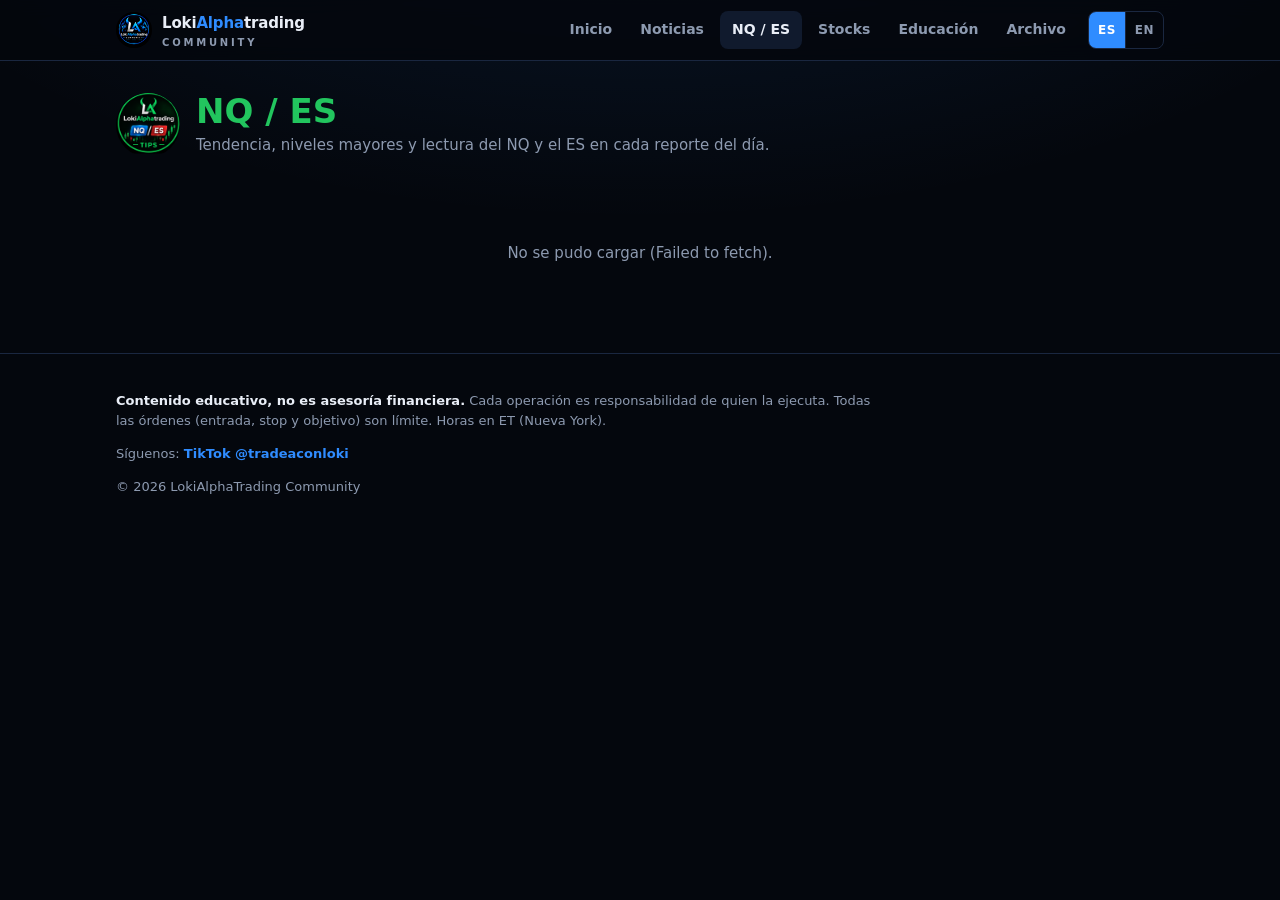
<file: nq.html>
<!doctype html>
<html lang="es">
<head>
<meta charset="utf-8">
<meta http-equiv="Content-Security-Policy" content="default-src 'self'; script-src 'self' https://cdn.jsdelivr.net; style-src 'self' 'unsafe-inline' https://fonts.googleapis.com; font-src https://fonts.gstatic.com; img-src 'self' data: https://i.ytimg.com https://qyvkrowvinaslxdhvmku.supabase.co; connect-src https://qyvkrowvinaslxdhvmku.supabase.co; frame-src https://www.youtube-nocookie.com; object-src 'none'; base-uri 'self'; form-action 'self'">
<meta name="referrer" content="strict-origin-when-cross-origin">
<meta name="viewport" content="width=device-width, initial-scale=1">
<title>NQ / ES · LokiAlphaTrading</title>
<meta name="description" content="Futuros del Nasdaq y S&P 500: tendencia, niveles, pivotes, volumen y reacción a eventos.">
<meta name="theme-color" content="#04070d">
<link rel="icon" href="assets/favicon.png">
<link rel="preconnect" href="https://fonts.googleapis.com">
<link rel="preconnect" href="https://fonts.gstatic.com" crossorigin>
<link href="https://fonts.googleapis.com/css2?family=Inter:wght@400;500;600;700&family=JetBrains+Mono:wght@500;700&family=Montserrat:wght@700;800&display=swap" rel="stylesheet">
<link rel="stylesheet" href="styles.css?v=10">
</head>
<body data-page="seccion:nq">

<header class="topbar">
  <div class="wrap">
    <a class="brand" href="./"><img src="assets/favicon.png" alt="" width="36" height="36">
      <span>Loki<span class="alpha">Alpha</span>trading<small>COMMUNITY</small></span></a>
    <nav class="nav">
      <a href="./" data-i18n="nav.home">Inicio</a>
      <a href="noticias.html" data-i18n="nav.news">Noticias</a>
      <a href="nq.html" aria-current="page" data-i18n="nav.nq">NQ / ES</a>
      <a href="stocks.html" data-i18n="nav.stocks">Stocks</a>
      <a href="educacion.html" data-i18n="nav.edu">Educación</a>
      <a href="archivo.html" data-i18n="nav.archive">Archivo</a>
    </nav>
  </div>
</header>

<main class="wrap">
  <div class="page-head nq">
    <img src="assets/nqes.png" alt="" width="64" height="64">
    <div><h1 data-i18n="nav.nq">NQ / ES</h1><p data-i18n="page.nq.sub"></p></div>
  </div>
  <div class="day-nav" id="nav-dia"></div>
  <div id="vista"><p class="loading">Cargando…</p></div>
</main>

<footer>
  <div class="wrap">
    <p class="disclaimer" data-i18n-html="footer.disclaimer"><strong>Contenido educativo, no es asesoría financiera.</strong> Cada operación es responsabilidad de quien la ejecuta. Todas las órdenes son límite. Horas en ET (Nueva York).</p>
    <p class="social"><span data-i18n="follow.label">Síguenos</span>: <a href="https://www.tiktok.com/@tradeaconloki" target="_blank" rel="noopener">TikTok @tradeaconloki</a></p>
    <p>© 2026 LokiAlphaTrading Community</p>
  </div>
</footer>

<script src="app.js?v=10"></script>
</body>
</html>
</file>
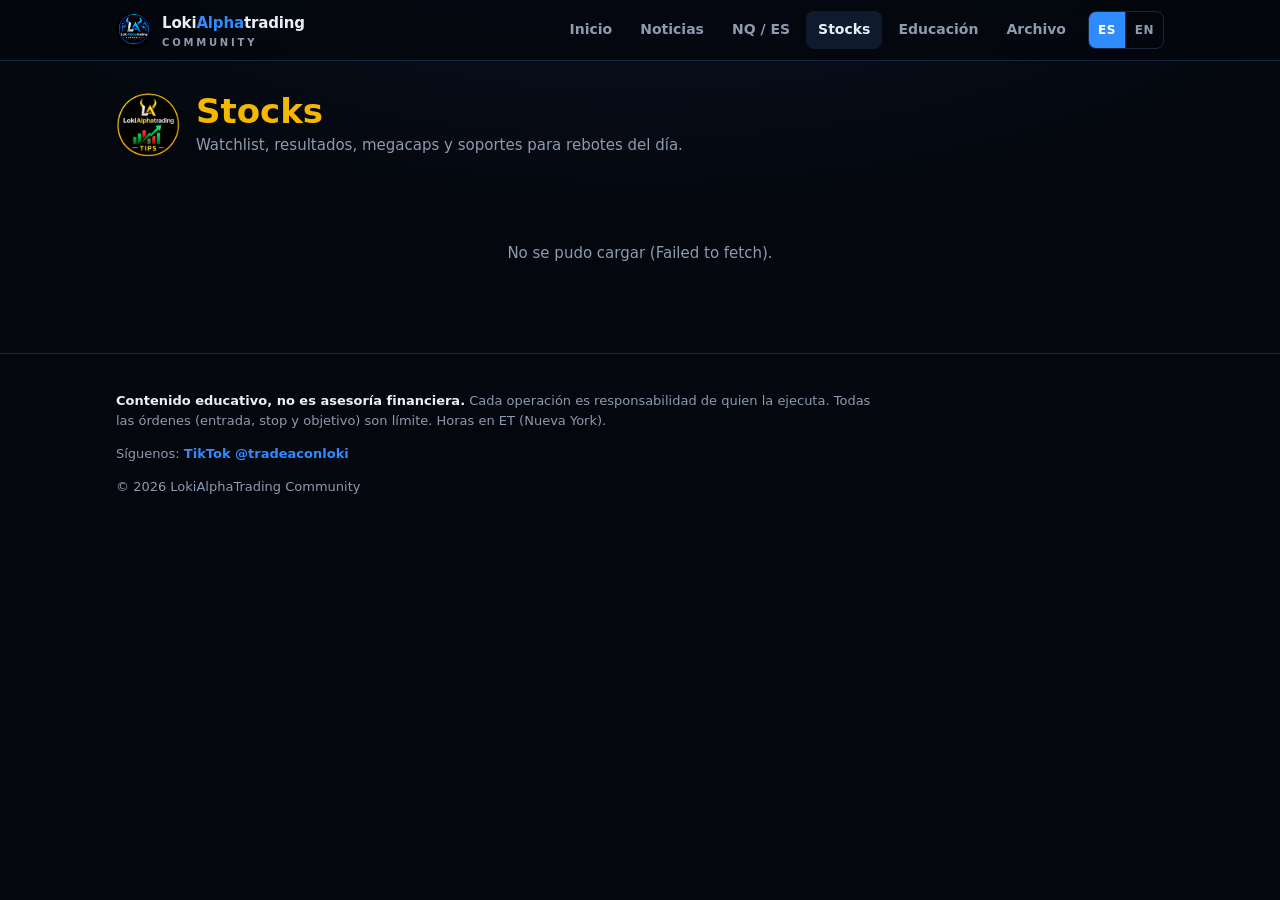
<file: stocks.html>
<!doctype html>
<html lang="es">
<head>
<meta charset="utf-8">
<meta http-equiv="Content-Security-Policy" content="default-src 'self'; script-src 'self' https://cdn.jsdelivr.net; style-src 'self' 'unsafe-inline' https://fonts.googleapis.com; font-src https://fonts.gstatic.com; img-src 'self' data: https://i.ytimg.com https://qyvkrowvinaslxdhvmku.supabase.co; connect-src https://qyvkrowvinaslxdhvmku.supabase.co; frame-src https://www.youtube-nocookie.com; object-src 'none'; base-uri 'self'; form-action 'self'">
<meta name="referrer" content="strict-origin-when-cross-origin">
<meta name="viewport" content="width=device-width, initial-scale=1">
<title>Stocks · LokiAlphaTrading</title>
<meta name="description" content="Watchlist del día, resultados, megacaps y soportes para rebotes.">
<meta name="theme-color" content="#04070d">
<link rel="icon" href="assets/favicon.png">
<link rel="preconnect" href="https://fonts.googleapis.com">
<link rel="preconnect" href="https://fonts.gstatic.com" crossorigin>
<link href="https://fonts.googleapis.com/css2?family=Inter:wght@400;500;600;700&family=JetBrains+Mono:wght@500;700&family=Montserrat:wght@700;800&display=swap" rel="stylesheet">
<link rel="stylesheet" href="styles.css?v=10">
</head>
<body data-page="seccion:stocks">

<header class="topbar">
  <div class="wrap">
    <a class="brand" href="./"><img src="assets/favicon.png" alt="" width="36" height="36">
      <span>Loki<span class="alpha">Alpha</span>trading<small>COMMUNITY</small></span></a>
    <nav class="nav">
      <a href="./" data-i18n="nav.home">Inicio</a>
      <a href="noticias.html" data-i18n="nav.news">Noticias</a>
      <a href="nq.html" data-i18n="nav.nq">NQ / ES</a>
      <a href="stocks.html" aria-current="page" data-i18n="nav.stocks">Stocks</a>
      <a href="educacion.html" data-i18n="nav.edu">Educación</a>
      <a href="archivo.html" data-i18n="nav.archive">Archivo</a>
    </nav>
  </div>
</header>

<main class="wrap">
  <div class="page-head stocks">
    <img src="assets/stocks.png" alt="" width="64" height="64">
    <div><h1 data-i18n="nav.stocks">Stocks</h1><p data-i18n="page.stocks.sub"></p></div>
  </div>
  <div class="day-nav" id="nav-dia"></div>
  <div id="vista"><p class="loading">Cargando…</p></div>
</main>

<footer>
  <div class="wrap">
    <p class="disclaimer" data-i18n-html="footer.disclaimer"><strong>Contenido educativo, no es asesoría financiera.</strong> Cada operación es responsabilidad de quien la ejecuta. Todas las órdenes son límite. Horas en ET (Nueva York).</p>
    <p class="social"><span data-i18n="follow.label">Síguenos</span>: <a href="https://www.tiktok.com/@tradeaconloki" target="_blank" rel="noopener">TikTok @tradeaconloki</a></p>
    <p>© 2026 LokiAlphaTrading Community</p>
  </div>
</footer>

<script src="app.js?v=10"></script>
</body>
</html>
</file>
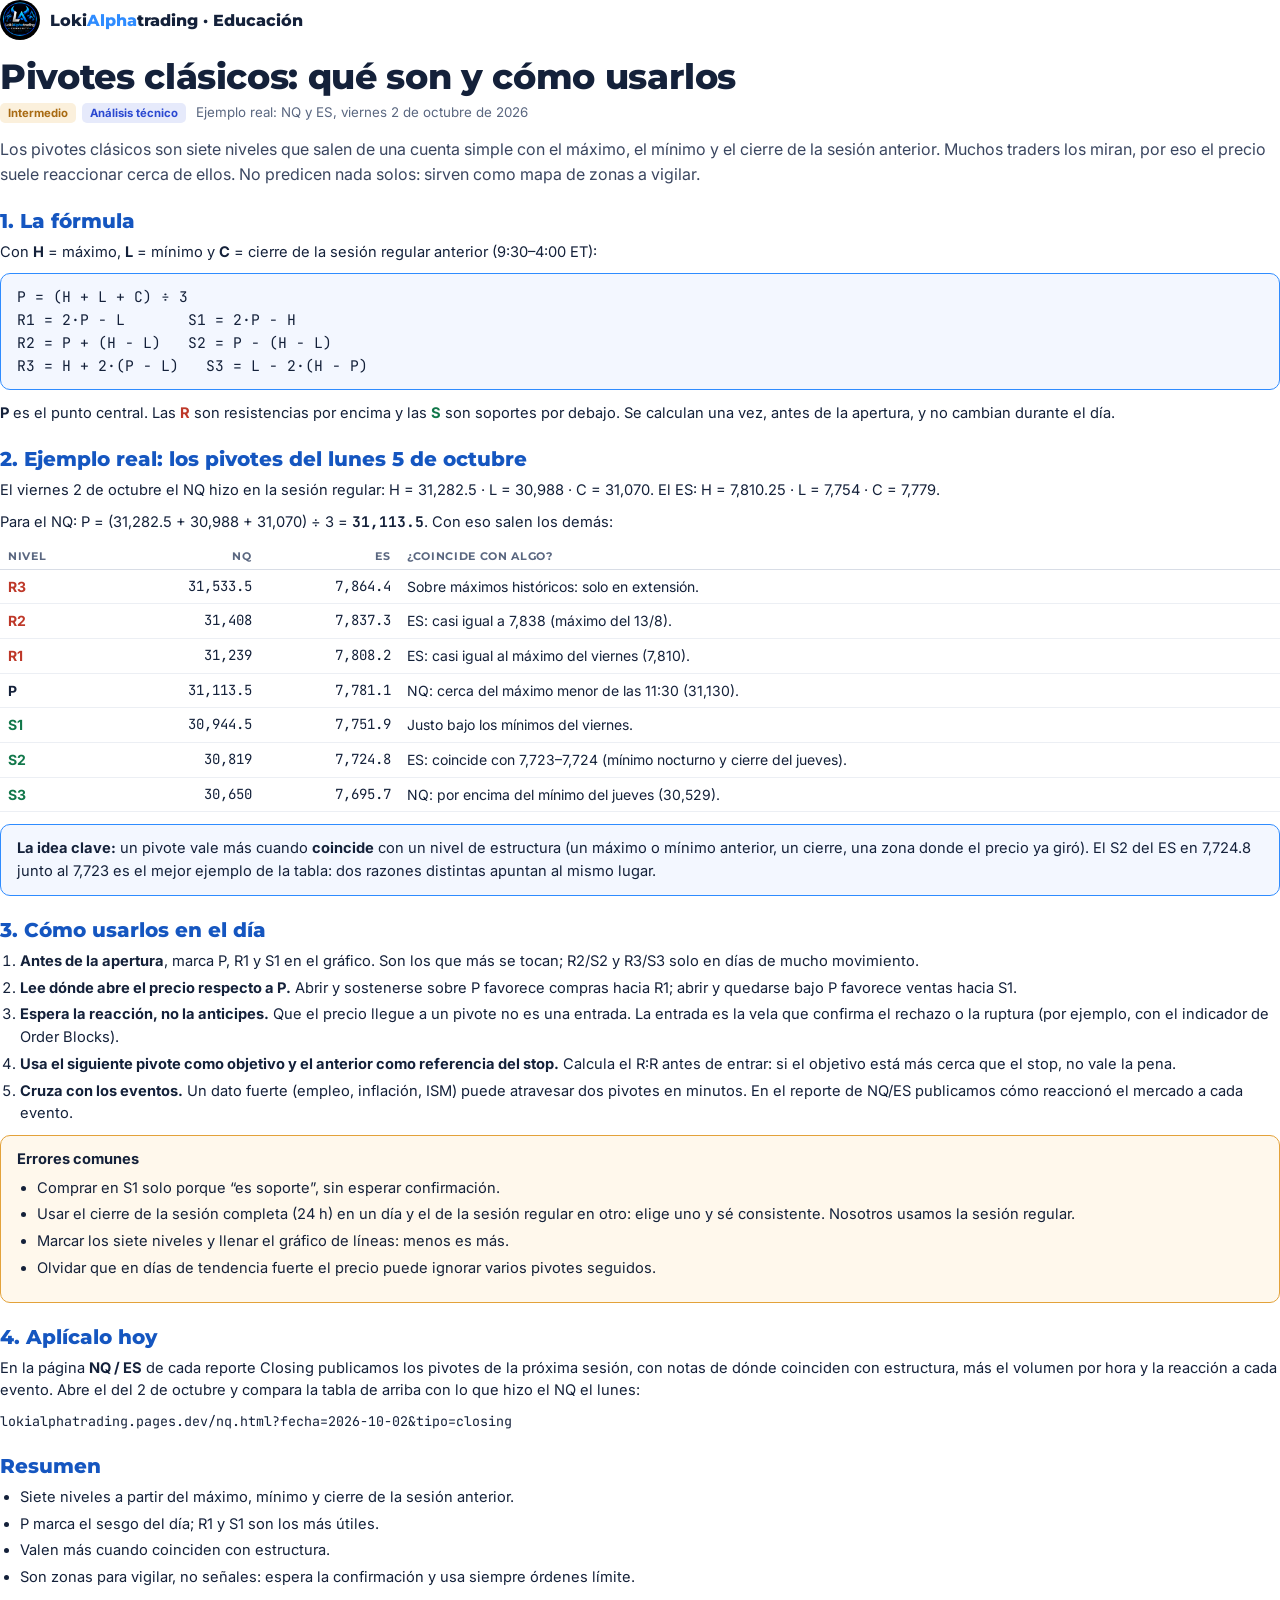
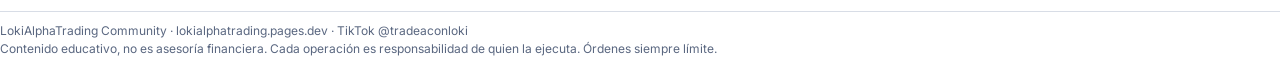
<file: educacion/pivotes-clasicos.html>
<!doctype html>
<html lang="es">
<head>
<meta charset="utf-8">
<title>Pivotes clásicos — LokiAlphaTrading</title>
<link href="https://fonts.googleapis.com/css2?family=Inter:wght@400;600;700&family=JetBrains+Mono:wght@500;700&family=Montserrat:wght@700;800&display=block" rel="stylesheet">
<style>
  @page { size: Letter; margin: 18mm 18mm 20mm; }
  * { box-sizing: border-box; }
  body { font: 11pt/1.55 'Inter', sans-serif; color: #14213a; margin: 0; }
  h1 { font: 800 26pt/1.1 'Montserrat', sans-serif; margin: 0 0 6px; letter-spacing: -.01em; }
  h2 { font: 800 15pt/1.2 'Montserrat', sans-serif; margin: 22px 0 8px; color: #1556c0; break-after: avoid; }
  p { margin: 0 0 9px; }
  .brand { display: flex; align-items: center; gap: 10px; margin-bottom: 18px; font: 800 12pt 'Montserrat', sans-serif; }
  .brand img { width: 40px; height: 40px; border-radius: 50%; }
  .brand .a { color: #2f8cff; }
  .meta { color: #5a6780; font-size: 10pt; margin-bottom: 14px; }
  .tag { display: inline-block; font: 700 8.5pt 'Inter'; padding: 3px 8px; border-radius: 5px; margin-right: 6px; }
  .t1 { background: #fbf0dc; color: #a86a12; } .t2 { background: #e6eafb; color: #2b48d1; }
  .lead { font-size: 12pt; color: #3a4660; }
  .box { border: 1.5px solid #d8dde6; border-radius: 10px; padding: 12px 16px; margin: 10px 0 12px; break-inside: avoid; }
  .box.key { border-color: #2f8cff; background: #f3f7ff; }
  .box.warn { border-color: #e3a23a; background: #fff8ec; }
  .mono { font-family: 'JetBrains Mono', monospace; }
  table { width: 100%; border-collapse: collapse; margin: 8px 0 12px; font-size: 10.5pt; break-inside: avoid; }
  th { text-align: left; font: 700 8.5pt 'Montserrat'; letter-spacing: .06em; text-transform: uppercase; color: #5a6780; border-bottom: 1.5px solid #d8dde6; padding: 6px 8px; }
  td { padding: 6px 8px; border-bottom: 1px solid #eceff4; vertical-align: top; }
  td.n { font-family: 'JetBrains Mono', monospace; text-align: right; white-space: nowrap; }
  .r { color: #be3829; font-weight: 700; } .s { color: #11774a; font-weight: 700; }
  ol, ul { margin: 0 0 10px; padding-left: 20px; } li { margin-bottom: 4px; }
  .foot { margin-top: 22px; padding-top: 10px; border-top: 1px solid #d8dde6; color: #5a6780; font-size: 9pt; }
  .pb { break-before: page; }
</style>
</head>
<body>
  <div class="brand"><img src="../assets/favicon.png" alt=""><span>Loki<span class="a">Alpha</span>trading · Educación</span></div>
  <h1>Pivotes clásicos: qué son y cómo usarlos</h1>
  <div class="meta"><span class="tag t1">Intermedio</span><span class="tag t2">Análisis técnico</span> Ejemplo real: NQ y ES, viernes 2 de octubre de 2026</div>
  <p class="lead">Los pivotes clásicos son siete niveles que salen de una cuenta simple con el máximo, el mínimo y el cierre de la sesión anterior. Muchos traders los miran, por eso el precio suele reaccionar cerca de ellos. No predicen nada solos: sirven como mapa de zonas a vigilar.</p>

  <h2>1. La fórmula</h2>
  <p>Con <b>H</b> = máximo, <b>L</b> = mínimo y <b>C</b> = cierre de la sesión regular anterior (9:30–4:00 ET):</p>
  <div class="box key mono">
    P  = (H + L + C) ÷ 3<br>
    R1 = 2·P − L &nbsp;&nbsp;&nbsp;&nbsp;&nbsp; S1 = 2·P − H<br>
    R2 = P + (H − L) &nbsp; S2 = P − (H − L)<br>
    R3 = H + 2·(P − L) &nbsp; S3 = L − 2·(H − P)
  </div>
  <p><b>P</b> es el punto central. Las <span class="r">R</span> son resistencias por encima y las <span class="s">S</span> son soportes por debajo. Se calculan una vez, antes de la apertura, y no cambian durante el día.</p>

  <h2>2. Ejemplo real: los pivotes del lunes 5 de octubre</h2>
  <p>El viernes 2 de octubre el NQ hizo en la sesión regular: H = 31,282.5 · L = 30,988 · C = 31,070. El ES: H = 7,810.25 · L = 7,754 · C = 7,779.</p>
  <p>Para el NQ: P = (31,282.5 + 30,988 + 31,070) ÷ 3 = <b class="mono">31,113.5</b>. Con eso salen los demás:</p>
  <table>
    <thead><tr><th>Nivel</th><th style="text-align:right">NQ</th><th style="text-align:right">ES</th><th>¿Coincide con algo?</th></tr></thead>
    <tbody>
      <tr><td class="r">R3</td><td class="n">31,533.5</td><td class="n">7,864.4</td><td>Sobre máximos históricos: solo en extensión.</td></tr>
      <tr><td class="r">R2</td><td class="n">31,408</td><td class="n">7,837.3</td><td>ES: casi igual a 7,838 (máximo del 13/8).</td></tr>
      <tr><td class="r">R1</td><td class="n">31,239</td><td class="n">7,808.2</td><td>ES: casi igual al máximo del viernes (7,810).</td></tr>
      <tr><td><b>P</b></td><td class="n">31,113.5</td><td class="n">7,781.1</td><td>NQ: cerca del máximo menor de las 11:30 (31,130).</td></tr>
      <tr><td class="s">S1</td><td class="n">30,944.5</td><td class="n">7,751.9</td><td>Justo bajo los mínimos del viernes.</td></tr>
      <tr><td class="s">S2</td><td class="n">30,819</td><td class="n">7,724.8</td><td>ES: coincide con 7,723–7,724 (mínimo nocturno y cierre del jueves).</td></tr>
      <tr><td class="s">S3</td><td class="n">30,650</td><td class="n">7,695.7</td><td>NQ: por encima del mínimo del jueves (30,529).</td></tr>
    </tbody>
  </table>
  <div class="box key"><b>La idea clave:</b> un pivote vale más cuando <b>coincide</b> con un nivel de estructura (un máximo o mínimo anterior, un cierre, una zona donde el precio ya giró). El S2 del ES en 7,724.8 junto al 7,723 es el mejor ejemplo de la tabla: dos razones distintas apuntan al mismo lugar.</div>

  <h2 class="pb">3. Cómo usarlos en el día</h2>
  <ol>
    <li><b>Antes de la apertura</b>, marca P, R1 y S1 en el gráfico. Son los que más se tocan; R2/S2 y R3/S3 solo en días de mucho movimiento.</li>
    <li><b>Lee dónde abre el precio respecto a P.</b> Abrir y sostenerse sobre P favorece compras hacia R1; abrir y quedarse bajo P favorece ventas hacia S1.</li>
    <li><b>Espera la reacción, no la anticipes.</b> Que el precio llegue a un pivote no es una entrada. La entrada es la vela que confirma el rechazo o la ruptura (por ejemplo, con el indicador de Order Blocks).</li>
    <li><b>Usa el siguiente pivote como objetivo y el anterior como referencia del stop.</b> Calcula el R:R antes de entrar: si el objetivo está más cerca que el stop, no vale la pena.</li>
    <li><b>Cruza con los eventos.</b> Un dato fuerte (empleo, inflación, ISM) puede atravesar dos pivotes en minutos. En el reporte de NQ/ES publicamos cómo reaccionó el mercado a cada evento.</li>
  </ol>

  <div class="box warn"><b>Errores comunes</b>
    <ul style="margin-top:6px">
      <li>Comprar en S1 solo porque “es soporte”, sin esperar confirmación.</li>
      <li>Usar el cierre de la sesión completa (24 h) en un día y el de la sesión regular en otro: elige uno y sé consistente. Nosotros usamos la sesión regular.</li>
      <li>Marcar los siete niveles y llenar el gráfico de líneas: menos es más.</li>
      <li>Olvidar que en días de tendencia fuerte el precio puede ignorar varios pivotes seguidos.</li>
    </ul>
  </div>

  <h2>4. Aplícalo hoy</h2>
  <p>En la página <b>NQ / ES</b> de cada reporte Closing publicamos los pivotes de la próxima sesión, con notas de dónde coinciden con estructura, más el volumen por hora y la reacción a cada evento. Abre el del 2 de octubre y compara la tabla de arriba con lo que hizo el NQ el lunes:</p>
  <p class="mono" style="font-size:10pt">lokialphatrading.pages.dev/nq.html?fecha=2026-10-02&amp;tipo=closing</p>

  <h2>Resumen</h2>
  <ul>
    <li>Siete niveles a partir del máximo, mínimo y cierre de la sesión anterior.</li>
    <li>P marca el sesgo del día; R1 y S1 son los más útiles.</li>
    <li>Valen más cuando coinciden con estructura.</li>
    <li>Son zonas para vigilar, no señales: espera la confirmación y usa siempre órdenes límite.</li>
  </ul>

  <div class="foot">LokiAlphaTrading Community · lokialphatrading.pages.dev · TikTok @tradeaconloki<br>
  Contenido educativo, no es asesoría financiera. Cada operación es responsabilidad de quien la ejecuta. Órdenes siempre límite.</div>
</body>
</html>
</file>
<file: styles.css>
:root {
  --bg: #04070d;
  --bg-2: #080d17;
  --card: #0c1322;
  --card-2: #101a2d;
  --border: #1a2740;
  --text: #e9eef7;
  --muted: #8d9ab0;
  --faint: #5d6a80;
  --blue: #2f8cff;
  --blue-glow: rgba(47, 140, 255, .35);
  --green: #22c55e;
  --gold: #f5b800;
  --red: #ef4444;
  --orange: #f59e0b;
  --radius: 14px;
  --font: 'Inter', system-ui, -apple-system, 'Segoe UI', sans-serif;
  --display: 'Montserrat', var(--font);
  --mono: 'JetBrains Mono', ui-monospace, 'SF Mono', Menlo, monospace;
}

* { box-sizing: border-box; }
html { -webkit-text-size-adjust: 100%; }
body {
  margin: 0;
  background:
    radial-gradient(1200px 600px at 50% -200px, rgba(47, 140, 255, .14), transparent 70%),
    var(--bg);
  color: var(--text);
  font: 15px/1.55 var(--font);
  min-height: 100vh;
}
a { color: var(--blue); text-decoration: none; }
a:hover { text-decoration: underline; }
img { max-width: 100%; display: block; }

.wrap { max-width: 1080px; margin: 0 auto; padding: 0 16px; }

/* ---------- Barra superior ---------- */
.topbar {
  position: sticky; top: 0; z-index: 10;
  background: rgba(4, 7, 13, .82);
  backdrop-filter: blur(10px);
  border-bottom: 1px solid var(--border);
}
.topbar .wrap { display: flex; align-items: center; gap: 12px; height: 60px; }
.brand { display: flex; align-items: center; gap: 10px; color: var(--text); font-family: var(--display); font-weight: 800; letter-spacing: -.01em; }
.brand:hover { text-decoration: none; }
.brand img { width: 36px; height: 36px; border-radius: 50%; }
.brand .alpha { color: var(--blue); }
.brand small { display: block; font: 600 10px/1 var(--display); letter-spacing: .28em; color: var(--muted); margin-top: 3px; }
.nav { margin-left: auto; display: flex; gap: 4px; }
.nav a { color: var(--muted); font-weight: 600; font-size: 14px; padding: 8px 12px; border-radius: 8px; }
.nav a:hover { color: var(--text); text-decoration: none; background: var(--card); }
.nav a[aria-current="page"] { color: var(--text); background: var(--card-2); }
.lang { display: inline-flex; margin-left: 6px; border: 1px solid var(--border); border-radius: 8px; overflow: hidden; }
.lang button { background: none; border: 0; color: var(--muted); font: 700 12px/1 var(--font); padding: 8px 9px; cursor: pointer; letter-spacing: .04em; }
.lang button + button { border-left: 1px solid var(--border); }
.lang button[aria-pressed="true"] { background: var(--blue); color: #fff; }
.lang button:hover:not([aria-pressed="true"]) { color: var(--text); }

/* ---------- Hero ---------- */
.hero { display: grid; grid-template-columns: 220px 1fr; gap: 36px; align-items: center; padding: 48px 0 32px; }
.hero img { width: 220px; height: 220px; border-radius: 50%; box-shadow: 0 0 60px var(--blue-glow); }
.hero h1 { font: 800 clamp(30px, 5vw, 46px)/1.08 var(--display); margin: 0 0 6px; letter-spacing: -.02em; }
.hero h1 .alpha { color: var(--blue); }
.tagline { font: 700 13px/1 var(--display); letter-spacing: .3em; color: var(--blue); margin: 0 0 16px; }
.hero p { color: var(--muted); font-size: 16px; max-width: 560px; margin: 0 0 20px; }
.hero .cta { display: flex; flex-wrap: wrap; gap: 10px; }

.btn {
  display: inline-flex; align-items: center; gap: 8px;
  padding: 10px 16px; border-radius: 10px; border: 1px solid var(--border);
  background: var(--card); color: var(--text); font-weight: 600; font-size: 14px; cursor: pointer;
}
.btn:hover { text-decoration: none; border-color: var(--blue); }
.btn.primary { background: var(--blue); border-color: var(--blue); color: #fff; }
.btn.primary:hover { filter: brightness(1.1); }

/* ---------- Cabecera de reporte + pestañas ---------- */
.report-head { margin: 8px 0 18px; }
.eyebrow { font: 700 11px/1.2 var(--display); letter-spacing: .18em; text-transform: uppercase; color: var(--muted); }
.report-head h2 { font: 800 clamp(22px, 3.4vw, 30px)/1.15 var(--display); margin: 6px 0 4px; }
.report-head .meta { color: var(--muted); font-size: 14px; }

.tabs { display: flex; gap: 6px; flex-wrap: wrap; margin: 0 0 20px; }
.tab {
  padding: 9px 14px; border-radius: 999px; border: 1px solid var(--border);
  background: var(--card); color: var(--muted); font: 600 13px/1 var(--font); cursor: pointer;
  display: inline-flex; align-items: center; gap: 8px;
}
.tab .dot { width: 8px; height: 8px; border-radius: 50%; background: var(--faint); }
.tab[data-tipo="matutino"] .dot { background: var(--gold); }
.tab[data-tipo="meridiano"] .dot { background: var(--blue); }
.tab[data-tipo="closing"] .dot { background: var(--green); }
.tab[aria-selected="true"] { color: var(--text); border-color: var(--text); background: var(--card-2); }
.tab:disabled { opacity: .4; cursor: not-allowed; }

/* ---------- Secciones ---------- */
.summary {
  background: var(--card); border: 1px solid var(--border); border-left: 3px solid var(--blue);
  border-radius: var(--radius); padding: 16px 18px; margin-bottom: 16px; font-size: 16px;
}
.pulse { display: grid; grid-template-columns: repeat(auto-fit, minmax(170px, 1fr)); gap: 10px; margin-bottom: 28px; }
.stat { background: var(--card); border: 1px solid var(--border); border-radius: 12px; padding: 12px 14px; }
.stat .v { display: block; font: 700 22px/1.2 var(--mono); margin: 4px 0 2px; }
.stat .d { color: var(--muted); font-size: 12.5px; }

.section { margin: 0 0 32px; scroll-margin-top: 76px; }
#ultimo { scroll-margin-top: 76px; }
.section-head { display: flex; align-items: center; gap: 12px; margin-bottom: 14px; padding-bottom: 10px; border-bottom: 1px solid var(--border); }
.section-head img { width: 44px; height: 44px; border-radius: 50%; flex: none; }
.section-head h3 { font: 800 19px/1.2 var(--display); margin: 0; }
.section-head p { margin: 2px 0 0; color: var(--muted); font-size: 13px; }
.section.noticias .section-head h3 { color: var(--blue); }
.section.nq .section-head h3 { color: var(--green); }
.section.stocks .section-head h3 { color: var(--gold); }

.card { background: var(--card); border: 1px solid var(--border); border-radius: var(--radius); padding: 16px; margin-bottom: 12px; min-width: 0; }
.card h4 { font: 700 15px/1.3 var(--display); margin: 0 0 4px; }
.card > .note { color: var(--muted); font-size: 13px; margin: 0 0 12px; }
.foot-note { color: var(--muted); font-size: 12.5px; margin: 10px 0 0; }

/* Agenda */
.agenda { display: grid; gap: 8px; }
.event { display: grid; grid-template-columns: 64px 1fr 92px; gap: 12px; align-items: start; background: var(--card); border: 1px solid var(--border); border-radius: 12px; padding: 12px 14px; }
.event .time { font: 700 14px/1.3 var(--mono); color: var(--blue); }
.event .topic { font-weight: 600; }
.event .effect { color: var(--muted); font-size: 13.5px; }
.event .badge-done { display: inline-block; font-size: 11px; font-weight: 700; color: var(--green); border: 1px solid currentColor; border-radius: 6px; padding: 0 6px; margin-left: 6px; vertical-align: 1px; }
.prob { text-align: right; }
.prob .n { font: 700 18px/1 var(--mono); }
.prob .lbl { display: block; font-size: 10.5px; color: var(--muted); margin-top: 2px; }
.prob .bar { height: 5px; border-radius: 3px; background: var(--border); margin-top: 6px; overflow: hidden; }
.prob .bar i { display: block; height: 100%; border-radius: 3px; }
.event.hot { border-color: rgba(239, 68, 68, .5); }

/* NQ */
.nq-grid { display: grid; grid-template-columns: minmax(0, 1fr) minmax(0, 1fr); gap: 12px; }
.trend { display: flex; justify-content: space-between; align-items: baseline; gap: 8px; }
.trend .val { font: 700 16px/1.2 var(--display); }
.ladder { list-style: none; margin: 0; padding: 0; }
.ladder li { display: grid; grid-template-columns: 112px 1fr; gap: 12px; padding: 8px 0 8px 12px; border-left: 3px solid var(--border); }
.ladder li + li { border-top: 1px dashed var(--border); }
.ladder .lv { font: 700 14px/1.4 var(--mono); }
.ladder .nt { color: var(--muted); font-size: 13px; }
.ladder li.resistencia { border-left-color: var(--red); }
.ladder li.soporte { border-left-color: var(--green); }
.ladder li.cielo { border-left-color: var(--blue); }
.ladder li.cielo .lv { color: var(--blue); }
.ladder li.precio { border-left-color: var(--text); background: var(--card-2); }
.ladder li.precio .lv { color: var(--text); }
.ob-grid { display: grid; grid-template-columns: repeat(3, minmax(0, 1fr)); gap: 12px; margin-bottom: 8px; }
.ob-col .eyebrow { display: block; margin-bottom: 6px; }
.ob-col .ladder li { grid-template-columns: minmax(0, 1fr); gap: 2px; }
.ob-col .ladder .lv { font-size: 13px; }
.ob-col .ladder .nt { font-size: 12px; }
.ob-sym { font: 700 15px var(--display); margin: 14px 0 10px; }
.ob-sym span { font: 500 14px var(--mono); color: var(--muted); margin-left: 6px; }
.ob-card .ob-sym:first-of-type { margin-top: 4px; }
.reading { border-left: 3px solid var(--green); }

/* Tablas */
.table-scroll { overflow-x: auto; -webkit-overflow-scrolling: touch; margin: 0 -16px; padding: 0 16px; }
table { width: 100%; border-collapse: collapse; font-size: 13.5px; }
th { text-align: left; font: 700 11px/1.2 var(--display); letter-spacing: .08em; text-transform: uppercase; color: var(--muted); padding: 8px 10px; border-bottom: 1px solid var(--border); white-space: nowrap; }
td { padding: 9px 10px; border-bottom: 1px solid rgba(26, 39, 64, .6); vertical-align: top; }
tr:last-child td { border-bottom: 0; }
td.num, th.num { text-align: right; font-family: var(--mono); white-space: nowrap; }
td.tk { font: 700 14px/1.3 var(--mono); white-space: nowrap; }
td.small { color: var(--muted); font-size: 12.5px; min-width: 200px; }

.up { color: var(--green); }
.down { color: var(--red); }
.warn { color: var(--orange); }

.pill { display: inline-block; font: 700 11px/1 var(--font); padding: 4px 7px; border-radius: 6px; border: 1px solid var(--border); white-space: nowrap; }
.grade { display: inline-grid; place-items: center; width: 24px; height: 24px; border-radius: 6px; font: 800 12px/1 var(--display); }
.grade.A { background: rgba(34, 197, 94, .15); color: var(--green); }
.grade.B { background: rgba(245, 184, 0, .15); color: var(--gold); }
.grade.C { background: rgba(239, 68, 68, .15); color: var(--red); }

.estado { display: inline-block; font: 700 11.5px/1 var(--font); padding: 5px 8px; border-radius: 6px; white-space: nowrap; }
.estado.ok { background: rgba(34, 197, 94, .15); color: var(--green); }
.estado.bad { background: rgba(239, 68, 68, .15); color: var(--red); }
.estado.open { background: rgba(47, 140, 255, .15); color: var(--blue); }
.estado.wait { background: rgba(141, 154, 176, .15); color: var(--muted); }

.top3 { display: grid; grid-template-columns: repeat(auto-fit, minmax(220px, 1fr)); gap: 10px; margin-bottom: 12px; }
.top3 .card { margin: 0; border-top: 3px solid var(--gold); }
.top3 .lvl { font: 700 24px/1.2 var(--mono); margin: 6px 0; }
.top3 p { margin: 0; color: var(--muted); font-size: 13.5px; }

.rates { display: grid; grid-template-columns: repeat(auto-fit, minmax(200px, 1fr)); gap: 10px; margin-bottom: 12px; }

/* ---------- Archivo / calendario ---------- */
.archive { display: grid; grid-template-columns: 320px minmax(0, 1fr); gap: 28px; align-items: start; padding-top: 28px; }
.calendar { background: var(--card); border: 1px solid var(--border); border-radius: var(--radius); padding: 14px; position: sticky; top: 76px; }
.cal-head { display: flex; align-items: center; justify-content: space-between; margin-bottom: 10px; }
.cal-head strong { font: 700 15px/1 var(--display); }
.cal-head button { background: none; border: 1px solid var(--border); color: var(--text); width: 32px; height: 32px; border-radius: 8px; cursor: pointer; font-size: 16px; }
.cal-head button:hover { border-color: var(--blue); }
.cal-grid { display: grid; grid-template-columns: repeat(7, 1fr); gap: 4px; }
.cal-grid .dow { text-align: center; font: 700 10.5px/1 var(--display); color: var(--faint); padding: 6px 0; }
.day {
  aspect-ratio: 1; border: 1px solid transparent; border-radius: 8px; background: none; color: var(--faint);
  font: 600 13px/1 var(--font); display: grid; place-items: center; align-content: center; gap: 4px; padding: 0;
}
.day.has { color: var(--text); background: var(--card-2); border-color: var(--border); cursor: pointer; }
.day.has:hover { border-color: var(--blue); }
.day.sel { border-color: var(--blue); box-shadow: 0 0 0 1px var(--blue) inset; }
.day.today { text-decoration: underline; text-underline-offset: 3px; }
.day .dots { display: flex; gap: 3px; height: 5px; }
.day .dots i { width: 5px; height: 5px; border-radius: 50%; }
.dots .matutino, .legend .matutino { background: var(--gold); }
.dots .meridiano, .legend .meridiano { background: var(--blue); }
.dots .closing, .legend .closing { background: var(--green); }
.legend { display: flex; flex-wrap: wrap; gap: 12px; margin-top: 12px; font-size: 12px; color: var(--muted); }
.legend span { display: inline-flex; align-items: center; gap: 5px; }
.legend i { width: 8px; height: 8px; border-radius: 50%; }
.recent { margin-top: 14px; border-top: 1px solid var(--border); padding-top: 12px; }
.recent a { display: flex; justify-content: space-between; padding: 6px 0; color: var(--text); font-size: 13.5px; }
.recent a span { color: var(--muted); font-size: 12px; }

/* ---------- Comunidad / pie ---------- */
.channels { display: grid; grid-template-columns: repeat(3, minmax(0, 1fr)); gap: 12px; }
.channel { background: var(--card); border: 1px solid var(--border); border-radius: var(--radius); padding: 18px; text-align: center; }
.channel img { width: 96px; height: 96px; margin: 0 auto 10px; border-radius: 50%; }
.channel h4 { font: 800 16px/1.2 var(--display); margin: 0 0 6px; }
.channel p { color: var(--muted); font-size: 13.5px; margin: 0 0 12px; }
.channel.noticias h4 { color: var(--blue); }
.channel.nq h4 { color: var(--green); }
.channel.stocks h4 { color: var(--gold); }

.empty, .loading { color: var(--muted); padding: 40px 0; text-align: center; }

footer { border-top: 1px solid var(--border); margin-top: 48px; padding: 24px 0 40px; color: var(--muted); font-size: 13px; }
footer .disclaimer { max-width: 760px; }
footer strong { color: var(--text); }

@media (max-width: 860px) {
  .archive { grid-template-columns: minmax(0, 1fr); }
  .calendar { position: static; }
}
@media (max-width: 720px) {
  .hero { grid-template-columns: minmax(0, 1fr); text-align: center; gap: 20px; padding-top: 32px; }
  .hero img { width: 160px; height: 160px; margin: 0 auto; }
  .hero p { margin-left: auto; margin-right: auto; }
  .hero .cta { justify-content: center; }
  .nq-grid, .channels, .ob-grid { grid-template-columns: minmax(0, 1fr); }
  .event { grid-template-columns: 52px minmax(0, 1fr); }
  .event .prob { grid-column: 2; text-align: left; display: flex; align-items: center; gap: 8px; }
  .event .prob .lbl { margin: 0; }
  .event .prob .bar { flex: 1; margin: 0; max-width: 140px; }
  .ladder li { grid-template-columns: 96px minmax(0, 1fr); }
  .brand small { display: none; }
  .nav a { padding: 8px 8px; }
  .brand span { font-size: 14px; }
  .tagline { letter-spacing: .16em; font-size: 12px; }
  .tabs { flex-wrap: nowrap; overflow-x: auto; }
  .tab { flex: none; padding: 8px 11px; }
  .tab span { display: none; }
}
@media (max-width: 440px) {
  .brand > span { display: none; }
  .nav { gap: 2px; }
  .nav a { padding: 8px 7px; font-size: 13.5px; }
  .lang button { padding: 8px 7px; }
}

/* ---------- Páginas de sección ---------- */
.page-head { display: flex; align-items: center; gap: 16px; padding: 32px 0 8px; }
.page-head img { width: 64px; height: 64px; border-radius: 50%; flex: none; }
.page-head h1 { font: 800 clamp(24px, 4vw, 34px)/1.1 var(--display); margin: 0 0 4px; }
.page-head p { margin: 0; color: var(--muted); }
.page-head.noticias h1 { color: var(--blue); }
.page-head.nq h1 { color: var(--green); }
.page-head.stocks h1 { color: var(--gold); }
.day-nav { display: flex; align-items: center; gap: 8px; flex-wrap: wrap; margin: 16px 0 20px; }
.day-nav .day-label { font: 700 14px/1.2 var(--display); padding: 0 6px; }
.day-nav .btn { padding: 8px 12px; font-size: 13px; }
.day-nav .btn[aria-disabled="true"] { opacity: .35; pointer-events: none; }
.day-nav .archive-link { margin-left: auto; font-size: 13px; font-weight: 600; }

/* Titulares y enlaces externos */
.headlines { display: grid; gap: 10px; }
.headline { background: var(--card); border: 1px solid var(--border); border-left: 3px solid var(--blue); border-radius: 12px; padding: 14px 16px; }
.headline h4 { font: 700 15.5px/1.35 var(--font); margin: 4px 0 6px; }
.headline p { margin: 0 0 8px; color: var(--muted); font-size: 14px; }
.h-meta { display: flex; flex-wrap: wrap; gap: 6px; align-items: center; font-size: 12px; }
.h-meta .time { font: 700 12px/1 var(--mono); color: var(--blue); }
.h-meta .cat { color: var(--muted); text-transform: uppercase; letter-spacing: .08em; font-weight: 700; font-size: 10.5px; }
.links { display: flex; flex-wrap: wrap; align-items: center; gap: 8px; margin-top: 4px; }
a.ext { font-weight: 600; font-size: 13px; }
.links .src { color: var(--faint); font-size: 12px; }
.more-link { margin: 10px 0 0; font-weight: 600; }

/* NQ/ES detallado */
.volbar { display: inline-block; width: 46px; height: 6px; margin-left: 8px; background: var(--border); border-radius: 3px; vertical-align: middle; overflow: hidden; }
.volbar i { display: block; height: 100%; background: var(--green); }
.pill.piv-r { color: var(--red); border-color: rgba(239, 68, 68, .45); }
.pill.piv-s { color: var(--green); border-color: rgba(34, 197, 94, .45); }
.pill.piv-p { color: var(--text); }

/* Menú: en teléfonos pasa a una segunda fila desplazable */
@media (max-width: 760px) {
  .topbar .wrap { flex-wrap: wrap; height: auto; padding-top: 10px; padding-bottom: 8px; row-gap: 6px; }
  .topbar .nav { order: 3; width: 100%; margin-left: 0; overflow-x: auto; scrollbar-width: none; padding-bottom: 2px; }
  .topbar .nav::-webkit-scrollbar { display: none; }
  .topbar .nav a { flex: none; }
  .topbar .lang { position: absolute; right: 16px; top: 12px; margin: 0; }
  .topbar { position: sticky; }
  .topbar .wrap { position: relative; }
  .brand > span { display: inline; }
  .section, #ultimo { scroll-margin-top: 110px; }
  .page-head { padding-top: 20px; }
  .page-head img { width: 48px; height: 48px; }
  .day-nav .archive-link { margin-left: 0; width: 100%; }
  .day-nav .day-label { order: -1; width: 100%; padding: 0; }
  .day-nav .btn { flex: 1; justify-content: center; }
}

/* Redes sociales */
.follow { grid-column: 1 / -1; display: flex; justify-content: center; margin-top: 6px; }
.btn.tiktok { background: #fff; color: #000; border-color: #fff; font-weight: 700; }
.btn.tiktok:hover { filter: brightness(.92); text-decoration: none; }
footer .social { margin: 6px 0 10px; }
footer .social a { font-weight: 600; }

/* ---------- Educación ---------- */
.page-head.edu h1 { color: var(--text); }
.filters { display: grid; gap: 10px; margin: 18px 0 22px; }
.chips { display: flex; flex-wrap: wrap; align-items: center; gap: 6px; }
.chips .eyebrow { width: 84px; flex: none; }
.chip { border: 1px solid var(--border); background: var(--card); color: var(--muted); font: 600 13px/1 var(--font); padding: 8px 12px; border-radius: 999px; cursor: pointer; }
.chip:hover { color: var(--text); }
.chip[aria-pressed="true"] { background: var(--blue); border-color: var(--blue); color: #fff; }
.chip.lvl\.basico[aria-pressed="true"] { background: var(--green); border-color: var(--green); color: #052e14; }
.chip.lvl\.intermedio[aria-pressed="true"] { background: var(--gold); border-color: var(--gold); color: #2e2300; }
.chip.lvl\.avanzado[aria-pressed="true"] { background: var(--red); border-color: var(--red); }
.search { width: 100%; max-width: 360px; padding: 10px 12px; border-radius: 10px; border: 1px solid var(--border); background: var(--card); color: var(--text); font: inherit; }
.lessons { display: grid; grid-template-columns: repeat(auto-fill, minmax(260px, 1fr)); gap: 14px; margin-bottom: 28px; }
.lesson { position: relative; background: var(--card); border: 1px solid var(--border); border-radius: var(--radius); overflow: hidden; display: flex; flex-direction: column; }
.lesson .step { position: absolute; top: 10px; left: 10px; z-index: 2; width: 30px; height: 30px; border-radius: 50%; background: var(--blue); color: #fff; font: 800 14px/30px var(--display); text-align: center; }
.lesson-open { all: unset; cursor: pointer; display: block; }
button.lesson-open:focus-visible { outline: 2px solid var(--blue); }
.thumb { position: relative; aspect-ratio: 16 / 9; background: var(--card-2); display: grid; place-items: center; overflow: hidden; }
.thumb img { width: 100%; height: 100%; object-fit: cover; }
.thumb .play { position: absolute; width: 54px; height: 54px; border-radius: 50%; background: rgba(0, 0, 0, .65); color: #fff; display: grid; place-items: center; font-size: 20px; }
.thumb.doc { gap: 4px; align-content: center; text-align: center; }
.thumb.doc span { font-size: 40px; }
.thumb.doc b { font: 800 13px/1 var(--display); letter-spacing: .2em; text-transform: uppercase; color: var(--muted); }
.thumb.pdf { background: linear-gradient(135deg, #1a1030, #0c1322); }
.thumb.slides { background: linear-gradient(135deg, #102a1a, #0c1322); }
.lesson-body { padding: 14px 16px 16px; display: grid; gap: 6px; }
.lesson-body h4 { font: 700 16px/1.3 var(--font); margin: 2px 0 0; }
.lesson-body p { margin: 0; color: var(--muted); font-size: 13.5px; }
.lvl { font: 700 11px/1 var(--font); padding: 4px 7px; border-radius: 6px; }
.lvl.basico { background: rgba(34, 197, 94, .15); color: var(--green); }
.lvl.intermedio { background: rgba(245, 184, 0, .15); color: var(--gold); }
.lvl.avanzado { background: rgba(239, 68, 68, .15); color: var(--red); }
.btn.small { padding: 7px 11px; font-size: 13px; }
.modal { position: fixed; inset: 0; z-index: 50; background: rgba(0, 0, 0, .78); display: grid; place-items: center; padding: 16px; }
.modal-box { width: min(960px, 100%); background: var(--card); border: 1px solid var(--border); border-radius: var(--radius); overflow: hidden; }
.modal-head { display: flex; justify-content: space-between; align-items: center; gap: 12px; padding: 12px 14px; }
.video { aspect-ratio: 16 / 9; background: #000; }
.video iframe { width: 100%; height: 100%; border: 0; display: block; }
@media (max-width: 760px) { .chips .eyebrow { width: 100%; } }
</file>
